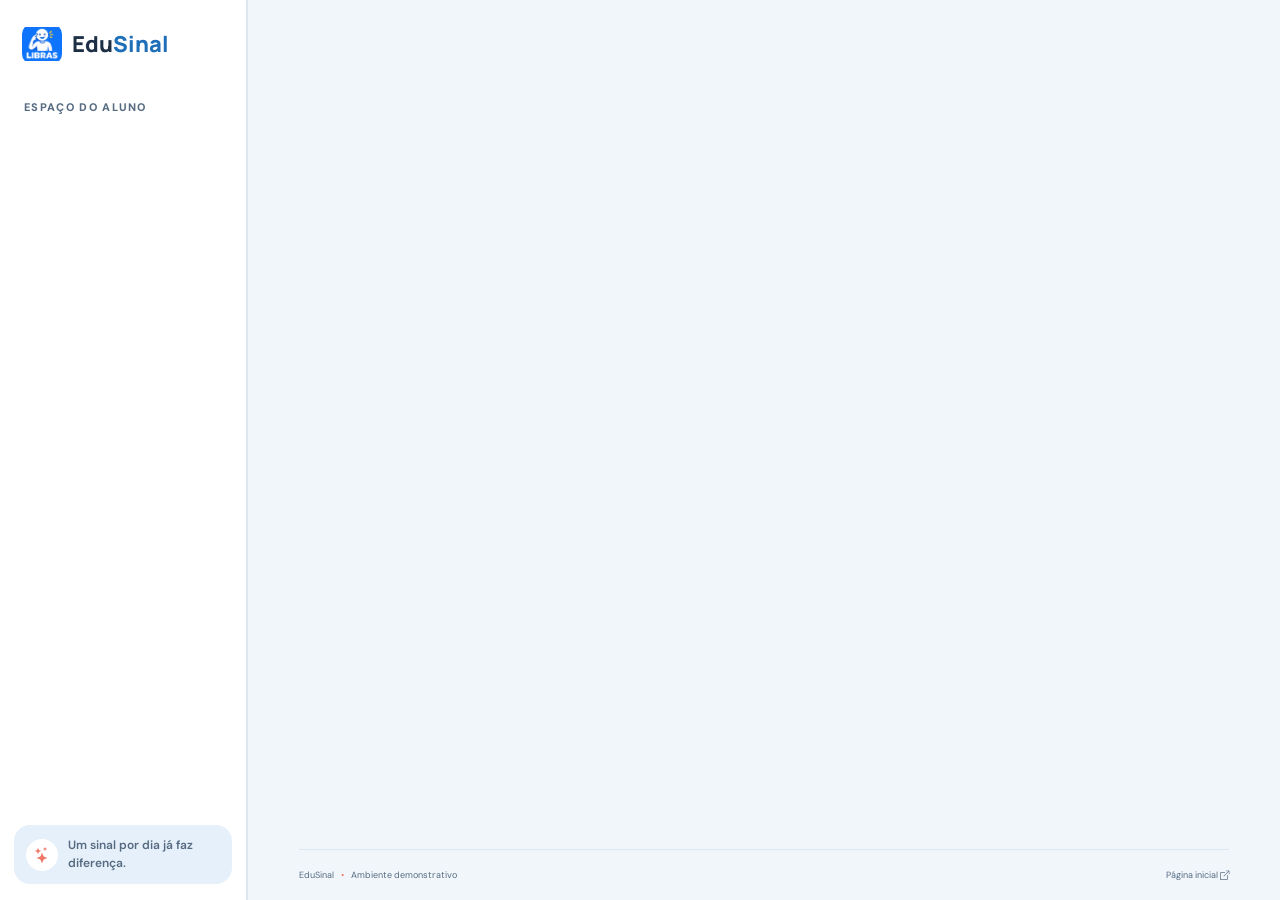
<file: index.html>
<!DOCTYPE html>
<html lang="pt-BR">
<head>
  <meta charset="UTF-8" />
  <meta http-equiv="refresh" content="0; url=frontend/app/prototipo/index.html" />
  <title>EduSinal | Aprender Libras</title>
</head>
<body>
  <p>Redirecionando para o EduSinal...</p>
</body>
</html>
</file>
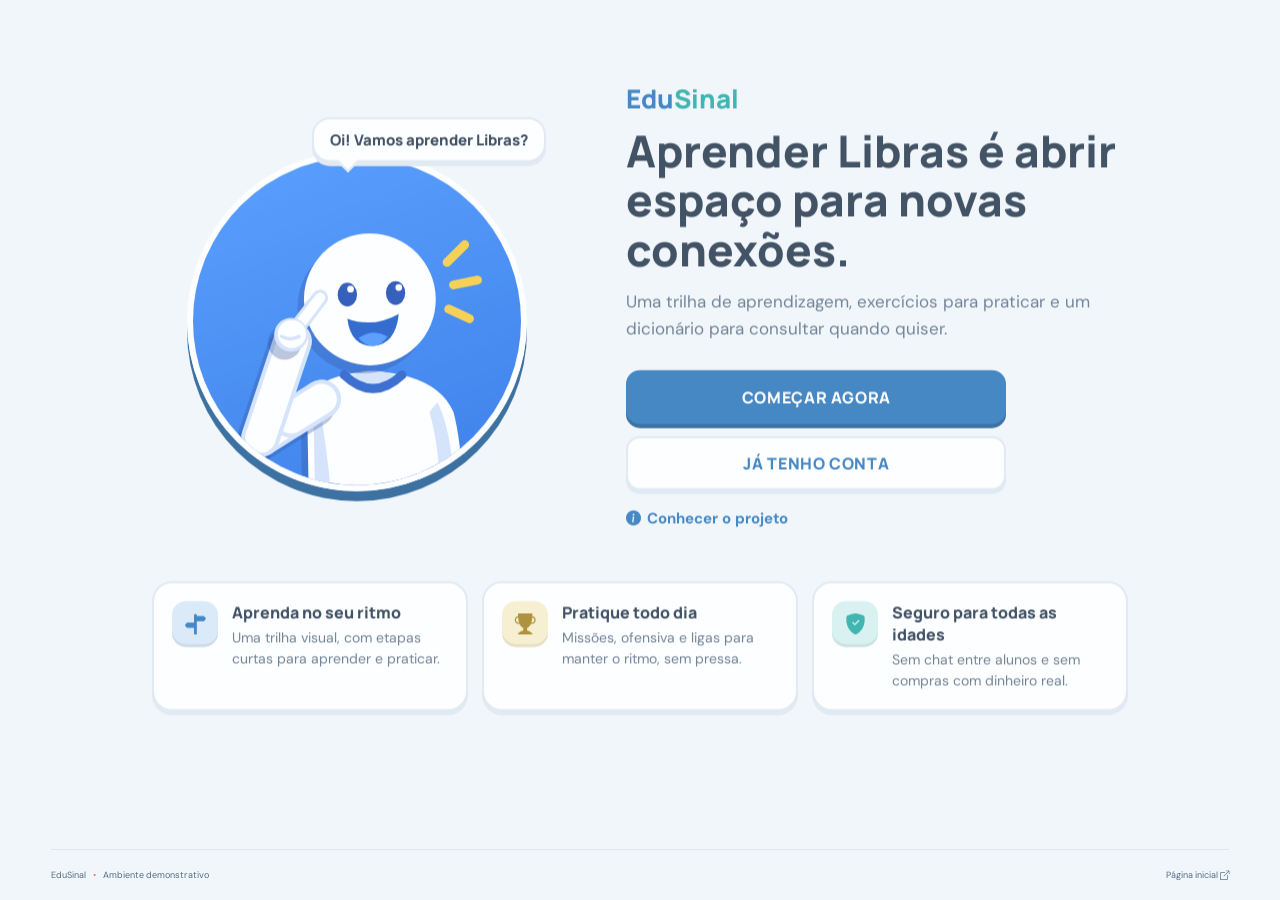
<file: frontend/index.html>
<!DOCTYPE html>
<html lang="pt-BR">
<head>
  <meta charset="UTF-8" />
  <!-- Página inicial quando o site é publicado a partir da pasta frontend (ex.: Vercel) -->
  <meta http-equiv="refresh" content="0; url=app/prototipo/index.html" />
  <title>EduSinal | Aprender Libras</title>
</head>
<body>
  <p>Abrindo o EduSinal… <a href="app/prototipo/index.html">Toque aqui se não abrir.</a></p>
</body>
</html>
</file>
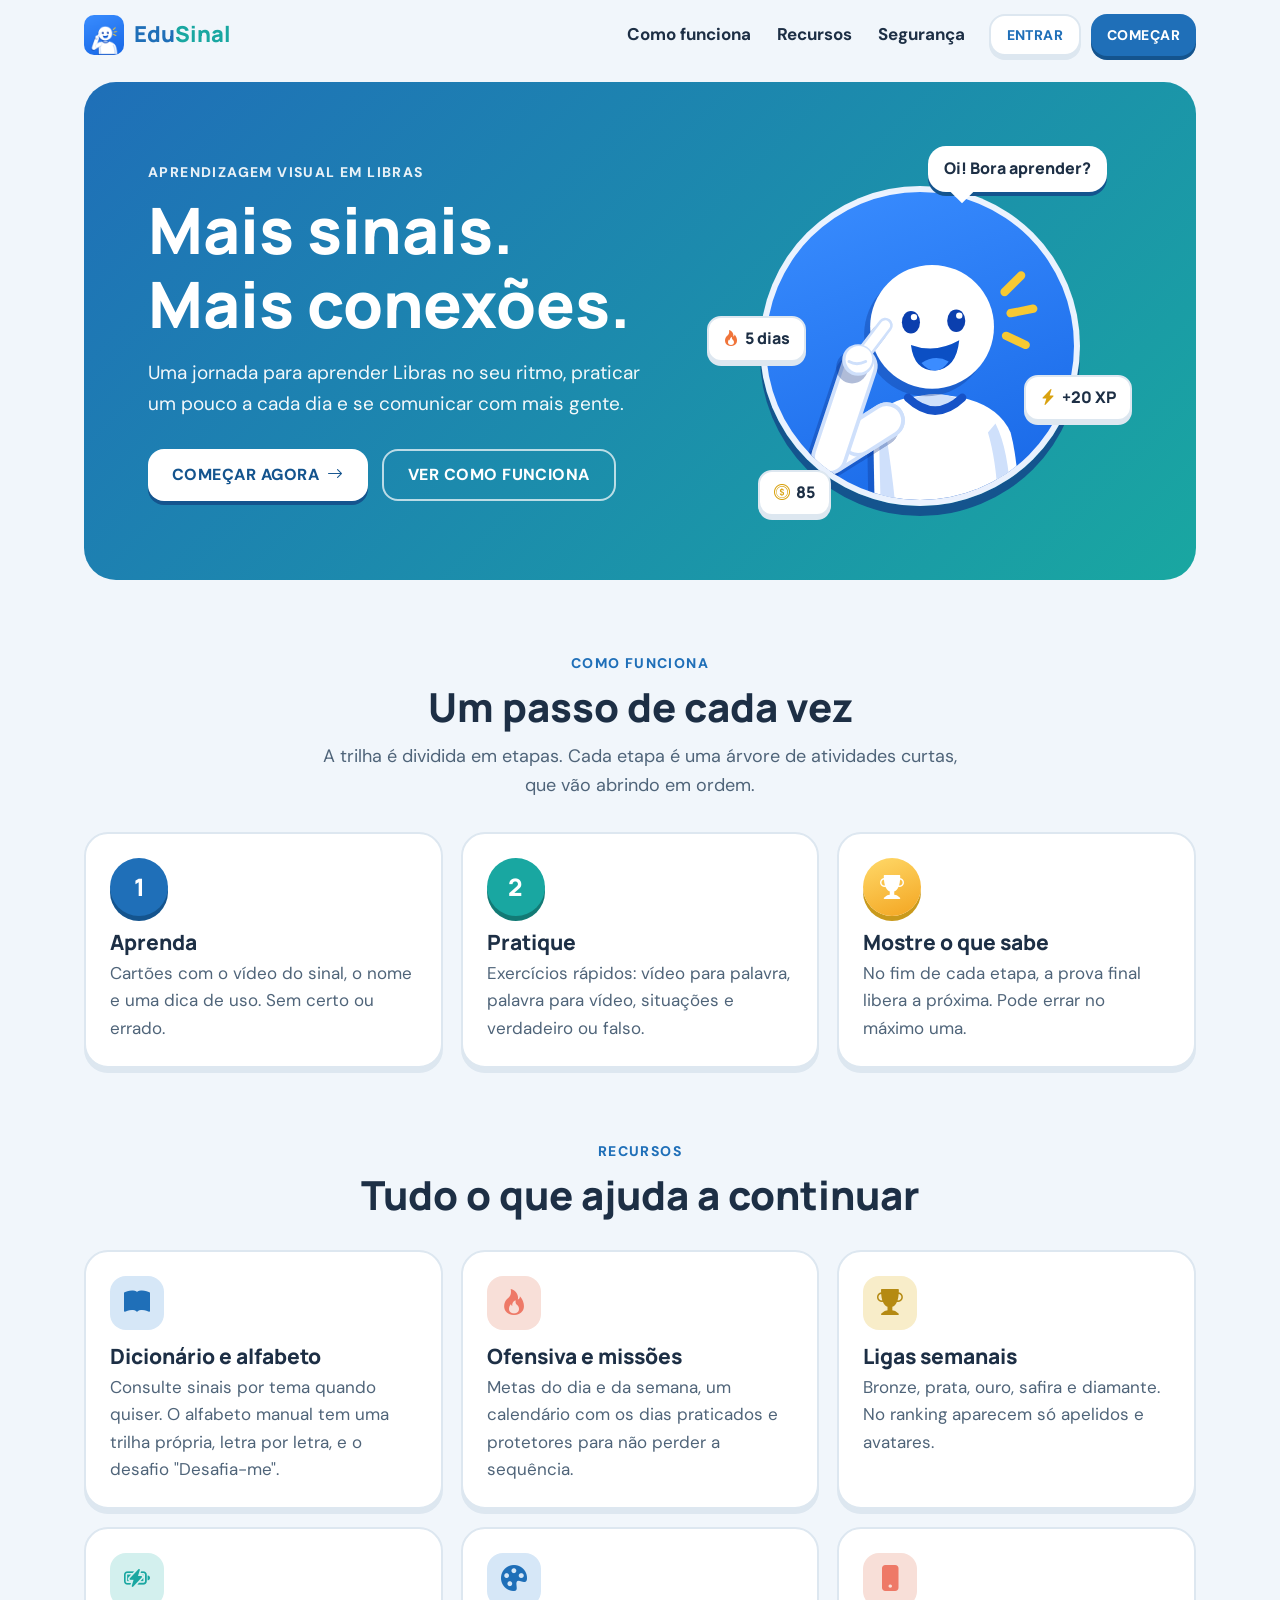
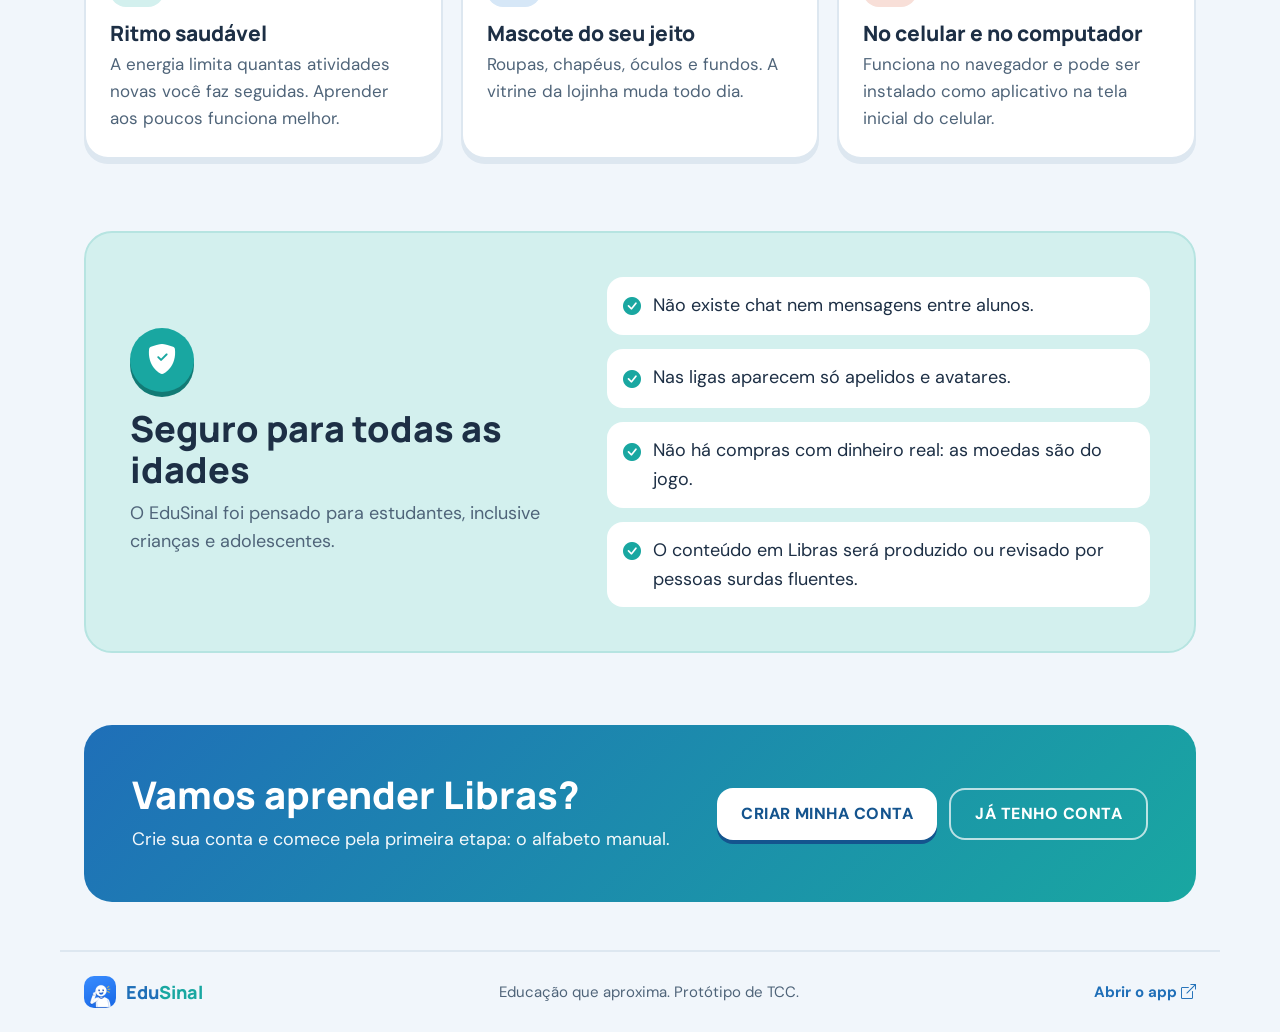
<file: frontend/landing/index.html>
<!DOCTYPE html>
<html lang="pt-BR">
<head>
  <meta charset="UTF-8" />
  <meta name="viewport" content="width=device-width, initial-scale=1.0" />
  <meta name="theme-color" content="#f1f6fb" />
  <meta name="description" content="Aprenda Libras com uma trilha visual, atividades curtas e um mascote para personalizar no EduSinal." />
  <title>EduSinal | Aprenda Libras para se conectar</title>
  <link rel="icon" href="../app/prototipo/icones/icone-192.png" type="image/png" />
  <link rel="preconnect" href="https://fonts.googleapis.com" />
  <link rel="preconnect" href="https://fonts.gstatic.com" crossorigin />
  <link href="https://fonts.googleapis.com/css2?family=DM+Sans:wght@400;500;600;700&family=Manrope:wght@600;700;800&display=swap" rel="stylesheet" />
  <link rel="stylesheet" href="../assets/vendor/bootstrap-icons/bootstrap-icons.min.css" />
  <link rel="stylesheet" href="landing.css?v=4" />
</head>
<body>
  <header class="site-header">
    <a class="brand" href="index.html" aria-label="EduSinal, início">
      <img src="../app/prototipo/icones/icone-192.png" alt="" width="40" height="40" />
      <span>Edu<span>Sinal</span></span>
    </a>
    <nav class="main-nav" aria-label="Navegação principal">
      <a href="#como-funciona">Como funciona</a>
      <a href="#recursos">Recursos</a>
      <a href="#seguranca">Segurança</a>
    </nav>
    <div class="header-actions">
      <a class="btn btn-outline btn-small" href="../app/prototipo/index.html?tela=login">Entrar</a>
      <a class="btn btn-primary btn-small" href="../app/prototipo/index.html?tela=cadastro">Começar</a>
    </div>
  </header>

  <main>
    <!-- Topo: faixa em degradê com o mascote animado (tocar nele faz ele cutucar a cabeça) -->
    <section class="hero" aria-labelledby="hero-title">
      <div class="hero-copy">
        <p class="kicker">APRENDIZAGEM VISUAL EM LIBRAS</p>
        <h1 id="hero-title">Mais sinais.<br />Mais conexões.</h1>
        <p class="hero-text">Uma jornada para aprender Libras no seu ritmo, praticar um pouco a cada dia e se comunicar com mais gente.</p>
        <div class="hero-actions">
          <a class="btn btn-light" href="../app/prototipo/index.html?tela=cadastro">Começar agora <i class="bi bi-arrow-right" aria-hidden="true"></i></a>
          <a class="btn btn-ghost" href="#como-funciona">Ver como funciona</a>
        </div>
      </div>
      <div class="hero-art">
        <span class="hero-bubble">Oi! Bora aprender?</span>
        <button class="hero-mascot" id="hero-mascot" type="button" aria-label="Mascote do EduSinal"></button>
        <span class="hero-chip chip-streak"><i class="bi bi-fire" aria-hidden="true"></i> 5 dias</span>
        <span class="hero-chip chip-xp"><i class="bi bi-lightning-charge-fill" aria-hidden="true"></i> +20 XP</span>
        <span class="hero-chip chip-coins"><i class="bi bi-coin" aria-hidden="true"></i> 85</span>
      </div>
    </section>

    <!-- Como funciona: os três passos de cada etapa -->
    <section class="section" id="como-funciona" aria-labelledby="steps-title">
      <div class="section-head">
        <p class="kicker kicker-dark">COMO FUNCIONA</p>
        <h2 id="steps-title">Um passo de cada vez</h2>
        <p>A trilha é dividida em etapas. Cada etapa é uma árvore de atividades curtas, que vão abrindo em ordem.</p>
      </div>
      <ol class="steps">
        <li class="step">
          <span class="step-medal medal-blue">1</span>
          <h3>Aprenda</h3>
          <p>Cartões com o vídeo do sinal, o nome e uma dica de uso. Sem certo ou errado.</p>
        </li>
        <li class="step">
          <span class="step-medal medal-teal">2</span>
          <h3>Pratique</h3>
          <p>Exercícios rápidos: vídeo para palavra, palavra para vídeo, situações e verdadeiro ou falso.</p>
        </li>
        <li class="step">
          <span class="step-medal medal-gold"><i class="bi bi-trophy-fill" aria-hidden="true"></i></span>
          <h3>Mostre o que sabe</h3>
          <p>No fim de cada etapa, a prova final libera a próxima. Pode errar no máximo uma.</p>
        </li>
      </ol>
    </section>

    <!-- Recursos: o que já existe no protótipo -->
    <section class="section" id="recursos" aria-labelledby="features-title">
      <div class="section-head">
        <p class="kicker kicker-dark">RECURSOS</p>
        <h2 id="features-title">Tudo o que ajuda a continuar</h2>
      </div>
      <div class="features">
        <article class="feature">
          <span class="feature-icon icon-blue"><i class="bi bi-book-fill" aria-hidden="true"></i></span>
          <h3>Dicionário e alfabeto</h3>
          <p>Consulte sinais por tema quando quiser. O alfabeto manual tem uma trilha própria, letra por letra, e o desafio "Desafia-me".</p>
        </article>
        <article class="feature">
          <span class="feature-icon icon-coral"><i class="bi bi-fire" aria-hidden="true"></i></span>
          <h3>Ofensiva e missões</h3>
          <p>Metas do dia e da semana, um calendário com os dias praticados e protetores para não perder a sequência.</p>
        </article>
        <article class="feature">
          <span class="feature-icon icon-gold"><i class="bi bi-trophy-fill" aria-hidden="true"></i></span>
          <h3>Ligas semanais</h3>
          <p>Bronze, prata, ouro, safira e diamante. No ranking aparecem só apelidos e avatares.</p>
        </article>
        <article class="feature">
          <span class="feature-icon icon-teal"><i class="bi bi-battery-charging" aria-hidden="true"></i></span>
          <h3>Ritmo saudável</h3>
          <p>A energia limita quantas atividades novas você faz seguidas. Aprender aos poucos funciona melhor.</p>
        </article>
        <article class="feature">
          <span class="feature-icon icon-blue"><i class="bi bi-palette-fill" aria-hidden="true"></i></span>
          <h3>Mascote do seu jeito</h3>
          <p>Roupas, chapéus, óculos e fundos. A vitrine da lojinha muda todo dia.</p>
        </article>
        <article class="feature">
          <span class="feature-icon icon-coral"><i class="bi bi-phone-fill" aria-hidden="true"></i></span>
          <h3>No celular e no computador</h3>
          <p>Funciona no navegador e pode ser instalado como aplicativo na tela inicial do celular.</p>
        </article>
      </div>
    </section>

    <!-- Segurança -->
    <section class="section" id="seguranca" aria-labelledby="safety-title">
      <div class="safety">
        <div class="safety-copy">
          <span class="safety-icon"><i class="bi bi-shield-fill-check" aria-hidden="true"></i></span>
          <h2 id="safety-title">Seguro para todas as idades</h2>
          <p>O EduSinal foi pensado para estudantes, inclusive crianças e adolescentes.</p>
        </div>
        <ul class="safety-list">
          <li><i class="bi bi-check-circle-fill" aria-hidden="true"></i> Não existe chat nem mensagens entre alunos.</li>
          <li><i class="bi bi-check-circle-fill" aria-hidden="true"></i> Nas ligas aparecem só apelidos e avatares.</li>
          <li><i class="bi bi-check-circle-fill" aria-hidden="true"></i> Não há compras com dinheiro real: as moedas são do jogo.</li>
          <li><i class="bi bi-check-circle-fill" aria-hidden="true"></i> O conteúdo em Libras será produzido ou revisado por pessoas surdas fluentes.</li>
        </ul>
      </div>
    </section>

    <!-- Chamada final -->
    <section class="closing" aria-labelledby="closing-title">
      <div>
        <h2 id="closing-title">Vamos aprender Libras?</h2>
        <p>Crie sua conta e comece pela primeira etapa: o alfabeto manual.</p>
      </div>
      <div class="closing-actions">
        <a class="btn btn-light" href="../app/prototipo/index.html?tela=cadastro">Criar minha conta</a>
        <a class="btn btn-ghost" href="../app/prototipo/index.html?tela=login">Já tenho conta</a>
      </div>
    </section>
  </main>

  <footer class="site-footer">
    <a class="brand" href="index.html"><img src="../app/prototipo/icones/icone-192.png" alt="" width="32" height="32" /><span>Edu<span>Sinal</span></span></a>
    <span>Educação que aproxima. Protótipo de TCC.</span>
    <a href="../app/prototipo/index.html">Abrir o app <i class="bi bi-box-arrow-up-right" aria-hidden="true"></i></a>
  </footer>

  <!-- O mascote é o mesmo desenho do app (em SVG), com a cutucada ao tocar -->
  <script>
    const state = { motion: "normal" };
    const escapeHtml = (text) => text;
  </script>
  <script src="../app/prototipo/js/telas-mascote.js"></script>
  <script src="../app/prototipo/js/mascote-desenho.js"></script>
  <script>
    const mascotButton = document.getElementById("hero-mascot");
    mascotButton.innerHTML = mascotSvg(DEFAULT_LOOK, "full", "", { animated: true });
    mascotButton.addEventListener("click", playMascotReaction);
  </script>
</body>
</html>
</file>
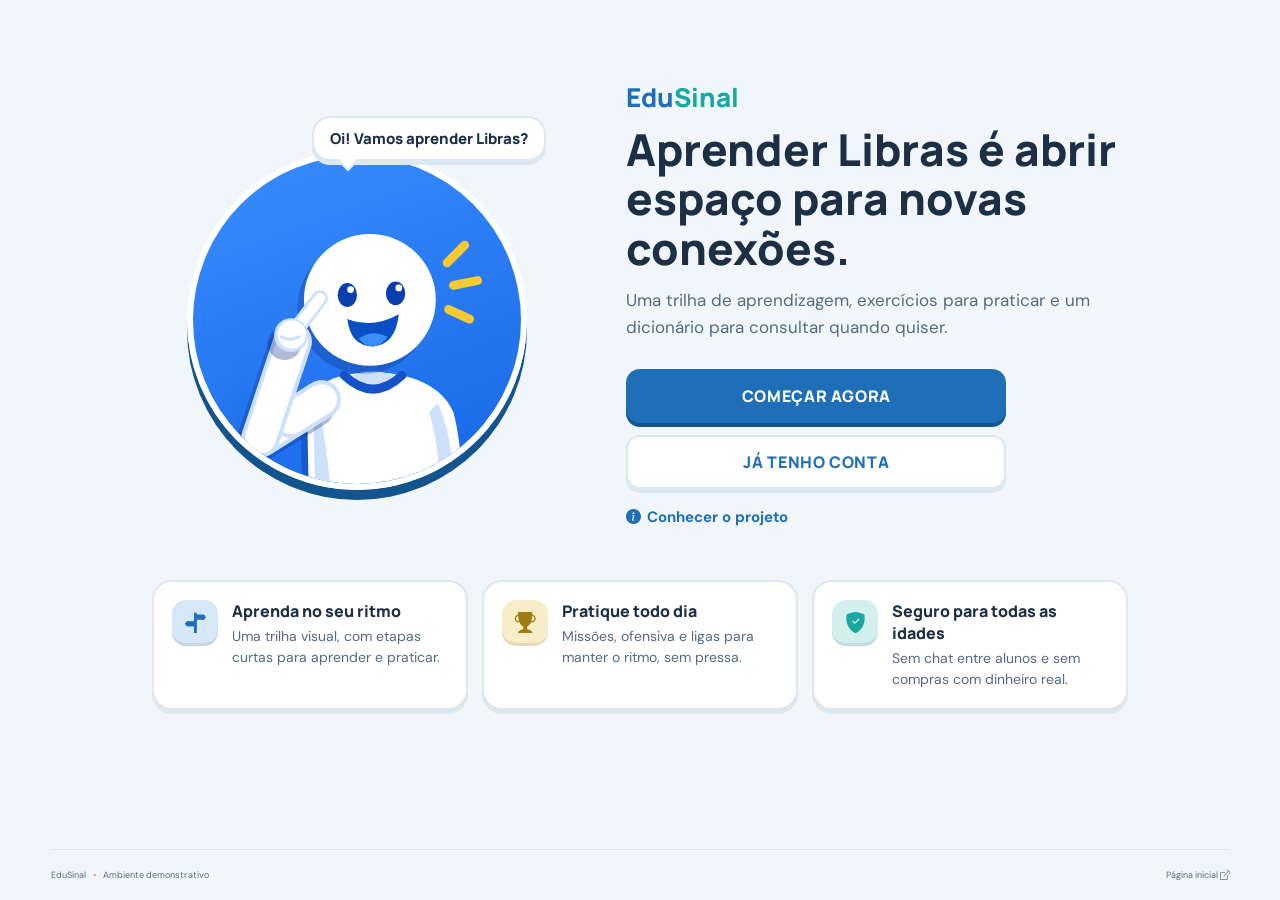
<file: frontend/app/prototipo/index.html>
<!DOCTYPE html>
<html lang="pt-BR">
<head>
  <meta charset="UTF-8" />
  <meta name="viewport" content="width=device-width, initial-scale=1.0, viewport-fit=cover" />
  <meta name="theme-color" content="#f1f6fb" media="(prefers-color-scheme: light)" />
  <meta name="theme-color" content="#0f1d2b" media="(prefers-color-scheme: dark)" />
  <!-- Permite instalar o protótipo na tela inicial do celular -->
  <link rel="manifest" href="manifest.webmanifest" />
  <link rel="icon" href="icones/icone-192.png" type="image/png" />
  <link rel="apple-touch-icon" href="icones/icone-180.png" />
  <meta name="apple-mobile-web-app-capable" content="yes" />
  <meta name="mobile-web-app-capable" content="yes" />
  <meta name="apple-mobile-web-app-title" content="EduSinal" />
  <meta name="apple-mobile-web-app-status-bar-style" content="default" />
  <title>EduSinal | Aprender Libras</title>
  <link rel="preconnect" href="https://fonts.googleapis.com" />
  <link rel="preconnect" href="https://fonts.gstatic.com" crossorigin />
  <link href="https://fonts.googleapis.com/css2?family=DM+Sans:wght@400;500;600;700&family=Manrope:wght@600;700;800&display=swap" rel="stylesheet" />
  <!-- Bootstrap e Bootstrap Icons ficam dentro do projeto: funcionam sem internet -->
  <link rel="stylesheet" href="../../assets/vendor/bootstrap/bootstrap.min.css" />
  <link rel="stylesheet" href="../../assets/vendor/bootstrap-icons/bootstrap-icons.min.css" />
  <!-- O nosso CSS vem depois, para as cores e o visual do EduSinal valerem.
       A ORDEM IMPORTA: quando duas regras brigam, ganha a do arquivo que vem
       depois. base.css (cores e peças comuns) sempre primeiro. -->
  <link rel="stylesheet" href="css/base.css?v=118" />
  <link rel="stylesheet" href="css/home.css?v=118" />
  <link rel="stylesheet" href="css/atividade.css?v=118" />
  <link rel="stylesheet" href="css/abas.css?v=118" />
  <link rel="stylesheet" href="css/mascote.css?v=118" />
  <link rel="stylesheet" href="css/celular.css?v=118" />
  <link rel="stylesheet" href="css/bootstrap.css?v=118" />
  <link rel="stylesheet" href="css/arvore.css?v=118" />
  <link rel="stylesheet" href="css/configuracoes.css?v=118" />
  <link rel="stylesheet" href="css/perfil.css?v=118" />
  <link rel="stylesheet" href="css/boas-vindas.css?v=118" />
  <link rel="stylesheet" href="css/cadastro.css?v=118" />
</head>
<body>
  <a class="skip-link" href="#screen-root">Pular para o conteúdo</a>
  <div class="app-shell">
    <aside class="sidebar" id="sidebar">
      <a class="brand" href="#trilha" data-screen="trail" aria-label="EduSinal, trilha">
        <img src="../../assets/images/Mascote%20Libras%20em%20Azul%20vibrante.png" alt="" />
        <span>Edu<span class="brand-accent">Sinal</span></span>
      </a>
      <p class="sidebar-label" id="sidebar-label">ESPAÇO DO ALUNO</p>
      <nav class="side-nav" id="side-nav" aria-label="Navegação principal"></nav>
      <div class="sidebar-bottom">
        <div class="sidebar-note"><i class="bi bi-stars sidebar-note-mark" aria-hidden="true"></i><span>Um sinal por dia já faz diferença.</span></div>
      </div>
    </aside>

    <div class="workspace">
      <h1 class="screen-title-sr" id="screen-heading">Minha trilha</h1>
      <!-- Barra de cima, só no celular: ofensiva, moedas (abre a lojinha), vidas e configurações -->
      <header class="mobile-topbar">
        <button class="mobile-avatar" id="mobile-avatar" type="button" data-screen="profile" aria-label="Seu perfil"></button>
        <button class="mobile-brand" type="button" data-screen="trail" aria-label="EduSinal, ir para a Home"><span>Edu<span class="brand-accent">Sinal</span></span></button>
        <div class="mobile-stats" id="mobile-stats"></div>
        <button class="settings-button" id="settings-button" type="button" data-screen="more" aria-label="Configurações"><i class="bi bi-gear-fill" aria-hidden="true"></i></button>
      </header>
      <main class="screen-root" id="screen-root" tabindex="-1"></main>
      <footer class="app-footer"><span>EduSinal <span class="footer-dot">•</span> Ambiente demonstrativo</span><a href="../../landing/index.html?v=2">Página inicial <i class="bi bi-box-arrow-up-right" aria-hidden="true"></i></a></footer>
    </div>

    <!-- Barra de baixo, só no celular: as abas principais -->
    <nav class="bottom-nav" id="bottom-nav" aria-label="Abas principais"></nav>
  </div>

  <!-- Avisos rápidos (Toast do Bootstrap) -->
  <div class="toast-container app-toast-area">
    <div class="toast app-toast" id="toast" role="status" aria-live="polite" aria-atomic="true" data-bs-delay="3200">
      <div class="d-flex align-items-center">
        <div class="toast-body" id="toast-text"></div>
        <button type="button" class="btn-close btn-close-white me-2 m-auto" data-bs-dismiss="toast" aria-label="Fechar aviso"></button>
      </div>
    </div>
  </div>

  <!-- Janela de confirmação (Modal do Bootstrap), usada antes de apagar progresso -->
  <div class="modal fade" id="streak-modal" tabindex="-1" aria-labelledby="streak-title" aria-hidden="true">
    <div class="modal-dialog modal-dialog-centered">
      <div class="modal-content streak-modal-content">
        <button type="button" class="btn-close btn-close-white streak-close" data-bs-dismiss="modal" aria-label="Fechar"></button>
        <div id="streak-body"></div>
      </div>
    </div>
  </div>

  <div class="modal fade" id="confirm-modal" tabindex="-1" aria-labelledby="confirm-title" aria-hidden="true">
    <div class="modal-dialog modal-dialog-centered">
      <div class="modal-content">
        <div class="modal-header">
          <h2 class="modal-title" id="confirm-title">Tem certeza?</h2>
          <button type="button" class="btn-close" data-bs-dismiss="modal" aria-label="Fechar"></button>
        </div>
        <div class="modal-body" id="confirm-text"></div>
        <div class="modal-footer">
          <button type="button" class="button button-outline" data-bs-dismiss="modal">Cancelar</button>
          <button type="button" class="button button-danger" id="confirm-ok">Confirmar</button>
        </div>
      </div>
    </div>
  </div>

  <script src="../../assets/vendor/bootstrap/bootstrap.bundle.min.js" defer></script>
  <script src="js/estado.js?v=118" defer></script>
  <script src="js/mascote-desenho.js?v=118" defer></script>
  <script src="js/conteudo.js?v=118" defer></script>
  <script src="js/telas-trilha.js?v=118" defer></script>
  <script src="js/licao.js?v=118" defer></script>
  <script src="js/telas-dicionario.js?v=118" defer></script>
  <script src="js/telas-ligas.js?v=118" defer></script>
  <script src="js/telas-missoes.js?v=118" defer></script>
  <script src="js/telas-lojinha.js?v=118" defer></script>
  <script src="js/telas-perfil.js?v=118" defer></script>
  <script src="js/telas-mascote.js?v=118" defer></script>
  <script src="js/telas-conta.js?v=118" defer></script>
  <script src="js/calendario.js?v=118" defer></script>
  <script src="js/app.js?v=118" defer></script>
</body>
</html>
</file>
<file: frontend/landing/landing.css>
/* PÁGINA "CONHEÇA O PROJETO" (landing)
   Mesmo visual do app: degradê azul → turquesa, cartões e botões "3D"
   (com uma sombra sólida embaixo). Texto base de 17px para ler com conforto. */

:root {
  --bg: #f1f6fb;
  --surface: #ffffff;
  --surface-soft: #e6f0fa;
  --text: #1d2f45;
  --muted: #4f6479;
  --line: #dde7f0;
  --primary: #1f6fb8;
  --primary-soft: #d6e7f7;
  --coral: #ee7967;
  --coral-soft: #f8dfd8;
  --yellow: #edc653;
  --yellow-soft: #f8edc9;
  --accent: #19a7a1;
  --accent-soft: #d3f0ee;
  --hero-from: #1f6fb8;
  --hero-to: #19a7a1;
  --hero-shadow: #14548e;
}

* { box-sizing: border-box; }

html { scroll-behavior: smooth; }

body {
  margin: 0;
  background: var(--bg);
  color: var(--text);
  font-family: "DM Sans", sans-serif;
  font-size: 17px;
  line-height: 1.6;
  -webkit-font-smoothing: antialiased;
}

h1, h2, h3 { font-family: "Manrope", sans-serif; font-weight: 800; line-height: 1.15; }

a { color: var(--primary); }

/* ----- Botões 3D ----- */
.btn {
  min-height: 52px;
  display: inline-flex;
  align-items: center;
  justify-content: center;
  gap: 8px;
  padding: 0 24px;
  border: 0;
  border-radius: 16px;
  font-weight: 800;
  font-size: 16px;
  letter-spacing: 0.03em;
  text-decoration: none;
  text-transform: uppercase;
  transition: transform 80ms ease, box-shadow 80ms ease;
}
.btn:active { transform: translateY(4px); box-shadow: 0 0 0 transparent; }
.btn-primary { background: var(--hero-from); box-shadow: 0 4px 0 var(--hero-shadow); color: #ffffff; }
.btn-outline { border: 2px solid var(--line); background: var(--surface); box-shadow: 0 4px 0 var(--line); color: var(--primary); }
.btn-light { background: #ffffff; box-shadow: 0 4px 0 var(--hero-shadow); color: var(--hero-shadow); }
.btn-ghost { border: 2px solid rgba(255, 255, 255, 0.7); color: #ffffff; }
.btn-small { min-height: 42px; padding: 0 16px; font-size: 14px; }

/* ----- Cabeçalho ----- */
.site-header {
  position: sticky;
  top: 0;
  z-index: 10;
  display: flex;
  align-items: center;
  gap: 24px;
  max-width: 1160px;
  margin: 0 auto;
  padding: 14px 24px;
  background: color-mix(in srgb, var(--bg) 92%, transparent);
  -webkit-backdrop-filter: blur(10px);
  backdrop-filter: blur(10px);
}
.brand { display: inline-flex; align-items: center; gap: 10px; color: var(--primary); font-family: "Manrope", sans-serif; font-size: 22px; font-weight: 800; text-decoration: none; }
.brand img { border-radius: 10px; }
.brand > span > span { color: var(--accent); }
.main-nav { display: flex; gap: 26px; margin-left: auto; }
.main-nav a { color: var(--text); font-weight: 700; text-decoration: none; }
.main-nav a:hover { color: var(--primary); }
.header-actions { display: flex; gap: 10px; }

main { max-width: 1160px; margin: 0 auto; padding: 0 24px; }

/* ----- Topo em degradê ----- */
.hero {
  display: grid;
  grid-template-columns: minmax(0, 1.1fr) minmax(280px, 0.9fr);
  align-items: center;
  gap: 40px;
  margin-top: 12px;
  padding: clamp(32px, 5vw, 64px);
  border-radius: 32px;
  background: linear-gradient(135deg, var(--hero-from) 0%, var(--hero-to) 100%);
  color: #ffffff;
}
.kicker { margin: 0 0 10px; font-size: 14px; font-weight: 800; letter-spacing: 0.1em; opacity: 0.9; }
.kicker-dark { color: var(--primary); opacity: 1; }
.hero h1 { margin: 0; font-size: clamp(40px, 5.4vw, 64px); }
.hero-text { max-width: 520px; margin: 18px 0 0; font-size: 19px; opacity: 0.95; }
.hero-actions { display: flex; flex-wrap: wrap; gap: 14px; margin-top: 30px; }

.hero-art { position: relative; display: grid; justify-items: center; padding: 40px 0 10px; }
.hero-mascot {
  width: min(320px, 100%);
  aspect-ratio: 1;
  display: block;
  overflow: hidden;
  padding: 0;
  border: 6px solid rgba(255, 255, 255, 0.9);
  border-radius: 50%;
  background: linear-gradient(160deg, #3a8dff 0%, #1767e6 100%);
  box-shadow: 0 10px 0 var(--hero-shadow);
  cursor: pointer;
}
.hero-mascot .mascot-svg { display: block; width: 100%; height: 100%; margin-top: 6%; }
.hero-bubble {
  position: absolute;
  top: 0;
  right: 6%;
  z-index: 1;
  padding: 10px 16px;
  border-radius: 18px;
  background: #ffffff;
  box-shadow: 0 4px 0 var(--hero-shadow);
  color: var(--text);
  font-family: "Manrope", sans-serif;
  font-size: 16px;
  font-weight: 800;
}
.hero-bubble::after { content: ""; position: absolute; bottom: -8px; left: 26px; width: 16px; height: 16px; background: #ffffff; transform: rotate(45deg); }
/* "Fichinhas" 3D em volta do mascote, como as da barra do app */
.hero-chip {
  position: absolute;
  display: inline-flex;
  align-items: center;
  gap: 6px;
  padding: 8px 14px;
  border: 2px solid var(--line);
  border-radius: 14px;
  background: #ffffff;
  box-shadow: 0 4px 0 var(--line);
  color: var(--text);
  font-family: "Manrope", sans-serif;
  font-size: 16px;
  font-weight: 800;
}
.chip-streak { left: 0; top: 46%; }
.chip-streak .bi { color: #f0743a; }
.chip-xp { right: 0; top: 62%; }
.chip-xp .bi { color: #d9a20f; }
.chip-coins { left: 12%; bottom: 0; }
.chip-coins .bi { color: #d9a20f; }

/* ----- Seções ----- */
.section { padding: 72px 0 0; scroll-margin-top: 80px; }
.section-head { max-width: 640px; margin: 0 auto 32px; text-align: center; }
.section-head h2 { margin: 0; font-size: clamp(30px, 3.6vw, 40px); }
.section-head p:not(.kicker) { margin: 12px 0 0; color: var(--muted); font-size: 18px; }

/* Passos: três cartões com medalhas numeradas */
.steps { display: grid; grid-template-columns: repeat(3, minmax(0, 1fr)); gap: 18px; margin: 0; padding: 0; list-style: none; }
.step, .feature {
  padding: 24px;
  border: 2px solid var(--line);
  border-radius: 24px;
  background: var(--surface);
  box-shadow: 0 5px 0 var(--line);
}
.step h3, .feature h3 { margin: 14px 0 6px; font-size: 21px; }
.step p, .feature p { margin: 0; color: var(--muted); }
.step-medal {
  width: 58px;
  height: 58px;
  display: grid;
  place-items: center;
  border-radius: 50%;
  color: #ffffff;
  font-family: "Manrope", sans-serif;
  font-size: 24px;
  font-weight: 800;
}
.medal-blue { background: var(--hero-from); box-shadow: 0 5px 0 var(--hero-shadow); }
.medal-teal { background: var(--accent); box-shadow: 0 5px 0 #127a75; }
.medal-gold { background: linear-gradient(160deg, #ffd969 0%, #f3a521 100%); box-shadow: 0 5px 0 #c99a1c; }

/* Recursos */
.features { display: grid; grid-template-columns: repeat(3, minmax(0, 1fr)); gap: 18px; }
.feature-icon { width: 54px; height: 54px; display: grid; place-items: center; border-radius: 16px; font-size: 26px; }
.icon-blue { background: var(--primary-soft); color: var(--primary); }
.icon-coral { background: var(--coral-soft); color: var(--coral); }
.icon-gold { background: var(--yellow-soft); color: #b58a12; }
.icon-teal { background: var(--accent-soft); color: var(--accent); }

/* Segurança */
.safety {
  display: grid;
  grid-template-columns: minmax(0, 0.9fr) minmax(0, 1.1fr);
  align-items: center;
  gap: 32px;
  padding: clamp(24px, 4vw, 44px);
  border: 2px solid #b6e4e1;
  border-radius: 28px;
  background: var(--accent-soft);
}
.safety-icon { width: 64px; height: 64px; display: grid; place-items: center; border-radius: 50%; background: var(--accent); box-shadow: 0 5px 0 #127a75; color: #ffffff; font-size: 30px; }
.safety h2 { margin: 16px 0 8px; font-size: clamp(28px, 3.2vw, 36px); }
.safety-copy p { margin: 0; color: var(--muted); font-size: 18px; }
.safety-list { display: grid; gap: 14px; margin: 0; padding: 0; list-style: none; font-size: 18px; }
.safety-list li { display: flex; gap: 12px; padding: 14px 16px; border-radius: 16px; background: var(--surface); }
.safety-list .bi { flex: none; margin-top: 2px; color: var(--accent); }

/* Chamada final */
.closing {
  display: flex;
  flex-wrap: wrap;
  align-items: center;
  justify-content: space-between;
  gap: 24px;
  margin: 72px 0 0;
  padding: clamp(28px, 4vw, 48px);
  border-radius: 28px;
  background: linear-gradient(135deg, var(--hero-from) 0%, var(--hero-to) 100%);
  color: #ffffff;
}
.closing h2 { margin: 0; font-size: clamp(28px, 3.4vw, 38px); }
.closing p { margin: 8px 0 0; font-size: 18px; opacity: 0.95; }
.closing-actions { display: flex; flex-wrap: wrap; gap: 12px; }

/* Rodapé */
.site-footer {
  display: flex;
  flex-wrap: wrap;
  align-items: center;
  justify-content: space-between;
  gap: 14px;
  max-width: 1160px;
  margin: 48px auto 0;
  padding: 24px;
  border-top: 2px solid var(--line);
  color: var(--muted);
  font-size: 15px;
}
.site-footer .brand { font-size: 18px; }
.site-footer > a:last-child { font-weight: 700; text-decoration: none; }

/* ----- Tablet ----- */
@media (max-width: 980px) {
  .main-nav { display: none; }
  .header-actions { margin-left: auto; }
  .features { grid-template-columns: repeat(2, minmax(0, 1fr)); }
}

/* ----- Celular ----- */
@media (max-width: 760px) {
  .site-header { padding: 12px 16px; gap: 12px; }
  .brand { font-size: 20px; }
  .brand img { width: 34px; height: 34px; }
  main { padding: 0 16px; }
  .hero { grid-template-columns: minmax(0, 1fr); gap: 24px; padding: 28px 22px 32px; border-radius: 26px; text-align: center; }
  .hero-text { margin-inline: auto; font-size: 18px; }
  .hero-actions { display: grid; }
  .hero-actions .btn { width: 100%; }
  .hero-art { order: -1; padding-top: 48px; }
  .hero-mascot { width: min(230px, 64vw); border-width: 5px; box-shadow: 0 7px 0 var(--hero-shadow); }
  .hero-bubble { right: 50%; transform: translateX(50%); white-space: nowrap; font-size: 15px; }
  .hero-bubble::after { left: calc(50% - 8px); }
  .hero-chip { font-size: 14px; padding: 6px 10px; }
  .chip-streak { top: 52%; }
  .chip-xp { top: 70%; }
  .chip-coins { left: 4%; }
  .section { padding-top: 56px; }
  .steps, .features { grid-template-columns: minmax(0, 1fr); gap: 14px; }
  .step, .feature { padding: 20px; }
  .safety { grid-template-columns: minmax(0, 1fr); }
  .closing { flex-direction: column; align-items: stretch; text-align: center; }
  .closing-actions { display: grid; }
  .closing-actions .btn { width: 100%; }
  .site-footer { flex-direction: column; text-align: center; }
}

@media (max-width: 380px) {
  .header-actions .btn-outline { display: none; } /* em telas bem estreitas fica só o "Começar" */
  .btn { padding: 0 14px; font-size: 15px; letter-spacing: 0.01em; }
}

@media (prefers-reduced-motion: reduce) {
  html { scroll-behavior: auto; }
  .btn { transition: none; }
}
</file>
<file: frontend/app/prototipo/css/base.css>
/* Base: cores (tema claro e escuro), textos, botões, menu lateral e o
   esqueleto das telas. Carrega primeiro: os outros arquivos usam as cores daqui.
   (A ordem dos arquivos no index.html importa: veja o comentário lá.) */

:root {
  color-scheme: light;
  /* Paleta da identidade visual: azul, turquesa e branco (coral e amarelo só em detalhes). */
  --bg: #f1f6fb;
  --surface: #ffffff;
  --surface-soft: #e6f0fa;
  --surface-alt: #f6f9fc;
  --text: #1d2f45;
  --muted: #566b81;
  --line: #dde7f0;
  --primary: #1f6fb8;
  --primary-strong: #14548e;
  --primary-soft: #d6e7f7;
  --coral: #ee7967;
  --coral-soft: #f8dfd8;
  --yellow: #edc653;
  --yellow-soft: #f8edc9;
  --accent: #19a7a1;
  --accent-soft: #d3f0ee;
  --banner: #dcebf8;
  --hero-from: #1f6fb8;  /* destaque colorido da Home (degradê azul → turquesa) */
  --hero-to: #19a7a1;
  --hero-shadow: #14548e; /* "sombra 3D" embaixo dos botões e bolinhas */
  --done-shadow: #127a75;
  --warm: #f1e8da;
  --shadow: 0 18px 50px rgba(24, 52, 86, 0.12);
}

* {
  box-sizing: border-box;
}

html {
  min-width: 320px;
  scroll-behavior: smooth;
}

body {
  min-width: 320px;
  min-height: 100vh;
  margin: 0;
  background: var(--bg);
  color: var(--text);
  font-family: "DM Sans", sans-serif;
  line-height: normal;
  -webkit-font-smoothing: antialiased;
}

button,
input,
select,
textarea {
  font: inherit;
}

button {
  color: inherit;
}

button:disabled {
  cursor: not-allowed;
}

button:focus-visible,
a:focus-visible,
input:focus-visible,
select:focus-visible,
textarea:focus-visible {
  outline: 3px solid var(--coral);
  outline-offset: 3px;
}

a {
  color: inherit;
  text-decoration: none;
}

[hidden] {
  display: none !important;
}

.skip-link {
  position: fixed;
  z-index: 20;
  top: 10px;
  left: 10px;
  padding: 10px 14px;
  transform: translateY(-150%);
  border-radius: 5px;
  background: var(--text);
  color: var(--surface);
}

.skip-link:focus {
  transform: translateY(0);
}

.app-shell {
  min-height: 100vh;
  display: grid;
  grid-template-columns: 248px minmax(0, 1fr);
  background: var(--bg);
  color: var(--text);
}

/* ----- Menu lateral (computador) -----
   Item ativo: "pílula" com o degradê azul → turquesa do EduSinal. */
.sidebar {
  position: sticky;
  top: 0;
  height: 100vh;
  display: flex;
  flex-direction: column;
  padding: 22px 14px 16px;
  border-right: 2px solid var(--line);
  background: var(--surface);
}

.brand {
  display: inline-flex;
  width: fit-content;
  align-items: center;
  gap: 10px;
  padding: 2px 8px;
  font-family: "Manrope", sans-serif;
  font-size: 22px;
  font-weight: 800;
}
.brand img { width: 40px; height: 40px; border-radius: 10px; object-fit: contain; }
.brand-accent { color: var(--primary); }

.sidebar-label {
  margin: 34px 10px 10px;
  color: var(--muted);
  font-size: 11px;
  font-weight: 800;
  letter-spacing: 0.12em;
}

.side-nav { display: grid; gap: 6px; }

.nav-item {
  position: relative;
  min-height: 52px;
  display: flex;
  align-items: center;
  gap: 12px;
  padding: 0 10px;
  border: 2px solid transparent;
  border-radius: 16px;
  background: transparent;
  color: var(--muted);
  cursor: pointer;
  font: inherit;
  font-size: 15px;
  font-weight: 700;
  text-align: left;
  transition: background-color 150ms ease, color 150ms ease;
}
.nav-item:hover { background: var(--surface-soft); color: var(--text); }
.nav-item:active { transform: translateY(2px); }
.nav-item.is-active {
  background: linear-gradient(135deg, var(--hero-from) 0%, var(--hero-to) 100%);
  box-shadow: 0 4px 0 var(--hero-shadow);
  color: #ffffff;
}

.nav-icon {
  width: 34px;
  height: 34px;
  flex: 0 0 auto;
  display: inline-grid;
  place-items: center;
  overflow: hidden;
  border-radius: 11px;
  font-size: 17px;
  line-height: 1;
}

/* ----- Ícones do EduSinal -----
   1. Ícone de COISA (área, item, conquista) é cheio ("-fill"); ícone de AÇÃO
      (setas, lupa, fechar, conferir) é de traço.
   2. Cada área tem uma cor, a mesma em todo lugar: Home azul, Dicionário
      turquesa, Ligas e Lojinha amarelo, Missões coral, Configurações cinza.
      As classes .tone-... só escolhem a cor; quem usa decide onde ela entra.
   3. O ícone fica num "chip" com o fundo clarinho da cor e uma sombrinha
      embaixo, em 3D, como os botões. */
.tone-blue { --tone: var(--primary); --tone-soft: var(--primary-soft); }
.tone-teal { --tone: var(--accent); --tone-soft: var(--accent-soft); }
.tone-yellow { --tone: #a07c14; --tone-soft: var(--yellow-soft); }
.tone-coral { --tone: var(--coral); --tone-soft: var(--coral-soft); }
.tone-gray { --tone: var(--muted); --tone-soft: var(--surface-soft); }
:root[data-theme="dark"] .tone-yellow { --tone: var(--yellow); } /* no escuro, amarelo vivo para ler bem */

.nav-icon,
.settings-row-icon,
.profile-tile-icon,
.welcome-point-icon,
.mission-mark,
.home-quest-icon {
  background: var(--tone-soft, var(--primary-soft));
  color: var(--tone, var(--primary));
}
.nav-icon,
.settings-row-icon,
.profile-tile-icon,
.welcome-point-icon,
.mission-mark,
.home-quest-icon,
.shop-card-icon { box-shadow: inset 0 -3px 0 rgba(0, 0, 0, 0.08); }
:root[data-theme="dark"] :is(.nav-icon, .settings-row-icon, .profile-tile-icon, .welcome-point-icon, .mission-mark, .home-quest-icon, .shop-card-icon) { box-shadow: inset 0 -3px 0 rgba(0, 0, 0, 0.28); }

.nav-item.is-active .nav-icon { background: rgba(255, 255, 255, 0.2); color: #ffffff; }
/* Perfil: o rosto do mascote do aluno no lugar do ícone */
.nav-icon.is-avatar .mascot-svg { width: 100%; height: 100%; }
.nav-item.is-active .nav-icon.is-avatar { box-shadow: 0 0 0 2px rgba(255, 255, 255, 0.7); }
.nav-badge {
  min-width: 22px;
  height: 22px;
  display: grid;
  place-items: center;
  margin-left: auto;
  padding: 0 6px;
  border-radius: 11px;
  background: var(--coral);
  color: #ffffff;
  font-size: 12px;
  font-weight: 800;
}

.sidebar-bottom { display: grid; gap: 12px; margin-top: auto; }
.sidebar-note {
  display: flex;
  align-items: center;
  gap: 10px;
  padding: 12px;
  border-radius: 16px;
  background: var(--surface-soft);
  color: var(--muted);
  font-size: 12px;
  font-weight: 600;
  line-height: 1.45;
}
.sidebar-note .sidebar-note-mark { /* mais específico que a regra geral .bi, que desfazia o centro */
  width: 32px;
  height: 32px;
  flex: none;
  display: grid;
  place-items: center;
  border-radius: 50%;
  background: var(--surface);
  color: var(--coral);
  font-size: 16px;
  line-height: 1;
}

.workspace {
  min-width: 0;
  display: flex;
  flex-direction: column;
}

.screen-title-sr {
  position: absolute;
  width: 1px;
  height: 1px;
  padding: 0;
  overflow: hidden;
  clip: rect(0, 0, 0, 0);
  white-space: nowrap;
  clip-path: inset(50%);
}

.settings-button {
  display: none;
  width: 38px;
  height: 38px;
  align-items: center;
  justify-content: center;
  border: 1px solid var(--line);
  border-radius: 5px;
  background: var(--surface);
  cursor: pointer;
}

.screen-root {
  width: min(1180px, 100%);
  flex: 1;
  margin: 0 auto;
  padding: 34px clamp(22px, 4vw, 58px) 30px;
  animation: screen-in 260ms ease-out both;
}

.screen-root:focus {
  outline: none;
}

.app-shell[data-current-screen="intro"],
.app-shell[data-current-screen="login"],
.app-shell[data-current-screen="signup"] {
  grid-template-columns: minmax(0, 1fr);
}

.app-shell[data-current-screen="intro"] .sidebar,
.app-shell[data-current-screen="login"] .sidebar,
.app-shell[data-current-screen="signup"] .sidebar {
  display: none;
}

.app-shell[data-current-screen="intro"] .settings-button,
.app-shell[data-current-screen="login"] .settings-button,
.app-shell[data-current-screen="signup"] .settings-button {
  display: none;
}

.lives-hearts {
  display: flex;
  gap: 3px;
}

.life-heart {
  color: var(--line);
  font-size: 14px;
  line-height: 1;
}

.life-heart.is-full {
  color: var(--coral);
}

.eyebrow {
  margin: 0 0 10px;
  color: var(--primary-strong);
  font-size: 9px;
  font-weight: 700;
  letter-spacing: 0.12em;
}

.page-intro h2 {
  margin: 0 0 10px;
  font-family: "Manrope", sans-serif;
  font-size: 33px;
  line-height: 1.16;
  font-weight: 800;
}

.page-intro p:not(.eyebrow) {
  max-width: 495px;
  margin: 0;
  color: var(--muted);
  font-size: 13px;
  line-height: 1.6;
}

.button {
  min-height: 46px;
  display: inline-flex;
  align-items: center;
  justify-content: center;
  gap: 12px;
  padding: 0 17px;
  border: 1px solid transparent;
  border-radius: 5px;
  cursor: pointer;
  font-size: 12px;
  font-weight: 700;
  transition: transform 150ms ease, background-color 150ms ease, border-color 150ms ease;
}

.button:hover:not(:disabled) {
  transform: translateY(-1px);
}

.button-outline {
  border-color: var(--line);
  background: var(--surface);
  color: var(--primary-strong);
}

.button-outline:hover {
  border-color: var(--primary);
  background: var(--primary-soft);
}

.section-heading {
  min-height: 48px;
  display: flex;
  align-items: end;
  justify-content: space-between;
  gap: 14px;
  margin-bottom: 12px;
}

.section-heading .eyebrow {
  margin-bottom: 5px;
}

.section-heading h2 {
  margin: 0;
  font-family: "Manrope", sans-serif;
  font-size: 21px;
  font-weight: 800;
}

.progress-track {
  height: 7px;
  margin: 17px 0 7px;
  overflow: hidden;
  border-radius: 8px;
  background: var(--surface-alt);
}

.progress-track span {
  height: 100%;
  display: block;
  border-radius: inherit;
  background: var(--primary);
}

.text-button,
.back-button {
  display: inline-flex;
  align-items: center;
  gap: 8px;
  padding: 0;
  border: 0;
  background: transparent;
  color: var(--primary-strong);
  cursor: pointer;
  font-size: 11px;
  font-weight: 700;
}

.text-button:hover,
.back-button:hover {
  text-decoration: underline;
  text-underline-offset: 3px;
}

.text-button span {
  font-size: 15px;
}

.demo-disclaimer {
  margin: 17px 0 0;
  color: var(--muted);
  font-size: 9px;
  line-height: 1.5;
}

.app-footer {
  min-height: 51px;
  display: flex;
  align-items: center;
  justify-content: space-between;
  gap: 15px;
  margin: 0 clamp(22px, 4vw, 58px);
  border-top: 1px solid var(--line);
  color: var(--muted);
  font-size: 9px;
}

.footer-dot {
  padding: 0 5px;
  color: var(--coral);
}

.page-intro {
  min-height: 125px;
  display: flex;
  align-items: center;
  justify-content: space-between;
  gap: 25px;
  margin-bottom: 19px;
}

.page-intro h2 {
  font-size: 29px;
}

.demo-pill {
  flex: 0 0 auto;
  padding: 8px 10px;
  border: 1px solid var(--line);
  border-radius: 4px;
  color: var(--muted);
  font-size: 8px;
  font-weight: 700;
  letter-spacing: 0.08em;
}

textarea::placeholder,
.field-label input::placeholder {
  color: var(--muted);
  opacity: 0.8;
}

input[type="radio"] {
  accent-color: var(--primary);
}

.field-label {
  display: grid;
  gap: 6px;
  color: var(--text);
  font-size: 10px;
  font-weight: 700;
}

.field-label > span {
  color: var(--muted);
  font-weight: 400;
}

.field-label input,
textarea {
  width: 100%;
  min-height: 41px;
  padding: 0 11px;
  border: 1px solid var(--line);
  border-radius: 4px;
  background: var(--surface);
  color: var(--text);
  font-size: 11px;
}

textarea {
  min-height: 83px;
  padding: 10px 11px;
  resize: vertical;
}

/* Depois de conferir: certa em verde-turquesa, errada em coral (sem o contorno de "escolhida") */

.form-error {
  min-height: 17px;
  margin: 4px 0 7px;
  color: #ad3d33;
  font-size: 10px;
}

:root[data-theme="dark"],
.app-shell[data-theme="dark"] {
  color-scheme: dark;
  --bg: #0f1d2b;
  --surface: #172a3d;
  --surface-soft: #1d3a56;
  --surface-alt: #14283a;
  --text: #e8f1fa;
  --muted: #9fb3c6;
  --line: #2b4259;
  --primary: #6fb4ee;
  --primary-strong: #a6d3f7;
  --primary-soft: #1e3d5c;
  --coral: #ff9782;
  --coral-soft: #513a36;
  --yellow: #e5bd52;
  --yellow-soft: #4d442b;
  --accent: #4cc9c3;
  --accent-soft: #1b4a4c;
  --banner: #1a3550;
  --hero-from: #1b4f86;
  --hero-to: #127772;
  --hero-shadow: #0f3157;
  --done-shadow: #0b4d4a;
  --warm: #3a352c;
  --shadow: 0 18px 50px rgba(0, 0, 0, 0.3);
}

/* Botão principal: fundo claro no tema escuro, então o texto fica escuro. */

@keyframes screen-in {
  from {
    opacity: 0;
    transform: translateY(6px);
  }
  to {
    opacity: 1;
    transform: translateY(0);
  }
}

@media (max-width: 1040px) {
  .app-shell {
    grid-template-columns: 218px minmax(0, 1fr);
  }
}

@media (max-width: 760px) {
  .app-shell {
    display: block;
  }

  .settings-button {
    flex: 0 0 auto;
    display: inline-flex;
  }

  .screen-root {
    padding: 22px 17px 25px;
  }

  .page-intro {
    min-height: 0;
    align-items: flex-start;
    flex-direction: column;
    gap: 10px;
    padding: 8px 0 13px;
  }

  .page-intro h2 {
    font-size: 25px;
  }

  .app-footer {
    margin: 0 17px;
  }
}

@media (max-width: 480px) {

  .settings-button {
    width: 34px;
    height: 34px;
  }

  .screen-root {
    padding-right: 13px;
    padding-left: 13px;
  }

  .section-heading {
    align-items: flex-start;
    flex-direction: column;
    gap: 6px;
  }

  .section-heading h2 {
    font-size: 19px;
  }

  .app-footer {
    min-height: 45px;
    margin: 0 13px;
    font-size: 8px;
  }
}

@media (prefers-reduced-motion: reduce) {
  *,
  *::before,
  *::after {
    scroll-behavior: auto !important;
    animation-duration: 0.01ms !important;
    animation-iteration-count: 1 !important;
    transition-duration: 0.01ms !important;
  }
}

/* Modo foco: ao abrir uma matéria, as áreas laterais recuam e as lições viram uma árvore. */

@media (min-width: 761px) {
  .app-shell {
    transition: grid-template-columns 380ms cubic-bezier(0.4, 0, 0.2, 1);
  }

  .app-shell[data-focus="on"],
  .app-shell[data-current-screen="lesson"] {
    grid-template-columns: 0 minmax(0, 1fr);
  }

  .app-shell[data-focus="on"] .sidebar,
  .app-shell[data-current-screen="lesson"] .sidebar {
    overflow: hidden;
    padding-right: 0;
    padding-left: 0;
    border-right-color: transparent;
    opacity: 0;
    pointer-events: none;
  }

  .sidebar {
    transition: opacity 220ms ease, padding 380ms ease;
  }

  /* Modo foco no computador: sem rodapé e com margens menores, para a árvore crescer */
  .app-shell[data-focus="on"] .app-footer,
  .app-shell[data-current-screen="lesson"] .app-footer { display: none; }
  .app-shell[data-current-screen="lesson"] .screen-root { padding-top: 20px; padding-bottom: 0; }
  .app-shell[data-focus="on"] .screen-root { padding-top: 20px; padding-bottom: 20px; }
}

.app-shell[data-focus="on"] .demo-disclaimer {
  display: none;
}

/* Preferências de acessibilidade escolhidas nas Configurações */
/* Texto grande: aumenta só o conteúdo da tela. As barras de cima e de baixo do
   celular ficam do tamanho normal, senão não cabem na largura e a tela vaza
   para o lado. */
.app-shell { --zoom: 1; }
.app-shell[data-text-size="large"] { --zoom: 1.15; }
.screen-root { zoom: var(--zoom); }
/* Alturas que dependem do tamanho da tela (árvore, vídeo da atividade) usam
   "100vh / var(--zoom)": com o zoom, a tela "cabe" menos pixels de conteúdo. */

.app-shell[data-motion="reduced"] *,
.app-shell[data-motion="reduced"] *::before,
.app-shell[data-motion="reduced"] *::after {
  animation: none !important;
  transition: none !important;
  scroll-behavior: auto !important;
}
</file>
<file: frontend/app/prototipo/css/home.css>
/* Home: destaque do topo, trilha (PC e celular) e a lateral do PC.
   (A ordem dos arquivos no index.html importa: veja o comentário lá.) */

/* ===================================================================
   HOME (inspirada no Duolingo e no Coddy)
   Destaque colorido com o mascote falando, trilha com bolinhas grandes
   "3D" (sombra embaixo) e, no computador, números, meta e missões ao lado.
   =================================================================== */
.home-dashboard {
  display: grid;
  grid-template-columns: minmax(0, 1fr) 300px;
  align-items: start;
  gap: 20px;
}

.home-main-column,
.home-side-column { display: grid; grid-template-columns: minmax(0, 1fr); gap: 18px; } /* minmax: a trilha rola em vez de alargar a coluna */

/* Botão "fofo" com sombra embaixo: afunda quando é apertado */
.button-3d {
  min-height: 48px;
  display: inline-flex;
  align-items: center;
  justify-content: center;
  gap: 10px;
  padding: 0 22px;
  border: 0;
  border-radius: 14px;
  box-shadow: 0 4px 0 var(--hero-shadow);
  cursor: pointer;
  font-family: "Manrope", sans-serif;
  font-size: 15px;
  font-weight: 800;
  letter-spacing: 0.04em;
  text-transform: uppercase;
  transition: transform 80ms ease, box-shadow 80ms ease;
}
.button-3d:active { transform: translateY(4px); box-shadow: 0 0 0 var(--hero-shadow); }
.button-3d-light { background: #ffffff; color: var(--hero-shadow); }
.button-3d-primary { background: var(--hero-from); color: #ffffff; }
.button-3d-outline { border: 2px solid var(--line); background: var(--surface); box-shadow: 0 4px 0 var(--line); color: var(--primary); }
.button-3d:disabled { background: var(--surface-soft); box-shadow: 0 4px 0 var(--line); color: var(--muted); cursor: not-allowed; transform: none; }

/* ----- Destaque do topo ----- */
.home-hero {
  display: flex;
  align-items: center;
  justify-content: space-between;
  gap: 20px;
  padding: 28px 30px;
  overflow: hidden;
  border-radius: 24px;
  background: linear-gradient(135deg, var(--hero-from) 0%, var(--hero-to) 100%);
  color: #ffffff;
}
.home-hero-copy { flex: 1; min-width: 0; max-width: 440px; }
.hero-kicker { margin: 0 0 8px; font-size: 11px; font-weight: 800; letter-spacing: 0.12em; opacity: 0.85; }
.home-hero-copy h2 { margin: 0; font-family: "Manrope", sans-serif; font-size: 32px; font-weight: 800; line-height: 1.15; }
.hero-topic { margin: 2px 0 16px; font-family: "Manrope", sans-serif; font-size: 20px; font-weight: 700; opacity: 0.95; }
.hero-progress { display: flex; align-items: center; gap: 12px; margin-bottom: 20px; }
.hero-progress small { flex: none; font-size: 13px; font-weight: 700; }
.hero-progress-track { flex: 1; height: 14px; overflow: hidden; border-radius: 99px; background: rgba(255, 255, 255, 0.25); }
.hero-progress-track span { display: block; height: 100%; border-radius: inherit; background: var(--yellow); }

.home-hero-art { position: relative; flex: none; padding: 0; border: 0; background: none; cursor: pointer; }
.hero-mascot {
  width: 150px;
  height: 150px;
  display: block;
  overflow: hidden;
  border: 4px solid rgba(255, 255, 255, 0.9);
  border-radius: 50%;
  box-shadow: 0 6px 0 rgba(0, 0, 0, 0.15);
}
.hero-mascot .mascot-svg { width: 100%; height: 100%; margin-top: 8%; transition: transform 160ms ease; }
.home-hero-art:hover .mascot-svg { transform: scale(1.05); }
/* Balão de fala do mascote */
.hero-bubble {
  position: absolute;
  top: -6px;
  left: -64px;
  z-index: 1;
  padding: 8px 12px;
  border-radius: 14px;
  background: #ffffff;
  color: var(--hero-shadow);
  font-family: "Manrope", sans-serif;
  font-size: 13px;
  font-weight: 800;
  white-space: nowrap;
  box-shadow: 0 3px 0 rgba(0, 0, 0, 0.12);
}
.hero-bubble::after {
  position: absolute;
  right: 14px;
  bottom: -7px;
  border: 8px solid transparent;
  border-top-color: #ffffff;
  border-bottom: 0;
  content: "";
}

/* ----- Trilha ----- */
.home-map,
.home-side-card {
  border: 2px solid var(--line);
  border-radius: 24px;
  background: var(--surface);
}
.home-map { --map-pad: 16px; position: relative; padding: var(--map-pad) 0 12px; }
.home-map-banner {
  display: flex;
  align-items: center;
  justify-content: space-between;
  gap: 12px;
  padding: 14px 20px;
  border-radius: 16px;
  background: var(--hero-from);
  box-shadow: 0 4px 0 var(--hero-shadow);
  color: #ffffff;
}
.home-map-banner small { font-size: 11px; font-weight: 800; letter-spacing: 0.1em; opacity: 0.85; }
.home-map-banner h2 { margin: 2px 0 0; font-family: "Manrope", sans-serif; font-size: 22px; font-weight: 800; }
.home-map-banner > span { padding: 6px 12px; border-radius: 99px; background: rgba(255, 255, 255, 0.2); font-size: 12px; font-weight: 800; white-space: nowrap; }

/* Computador: as unidades lado a lado, numa linha só que rola para o lado.
   As medidas (--step-w, --route-top, --wave-size) vêm do telas-trilha.js. */
.trail-scroll {
  --fade-left: 0px;
  --fade-right: 0px;
  overflow-x: auto;
  overflow-y: hidden;
  overscroll-behavior-x: contain;
  padding-bottom: 6px;
  scrollbar-color: var(--line) transparent;
  scrollbar-width: thin;
  /* as pontas somem aos poucos quando ainda tem etapa escondida daquele lado */
  -webkit-mask-image: linear-gradient(to right, transparent, #000 var(--fade-left), #000 calc(100% - var(--fade-right)), transparent);
  mask-image: linear-gradient(to right, transparent, #000 var(--fade-left), #000 calc(100% - var(--fade-right)), transparent);
}
.trail-scroll.has-left { --fade-left: 40px; }
.trail-scroll.has-right { --fade-right: 40px; }
.trail-track { --banner-h: 76px; position: relative; display: flex; width: max-content; padding: 0 var(--edge); }
.trail-unit { width: calc(var(--step-w) * 4); flex: none; }
.trail-unit + .trail-unit { margin-left: calc(var(--edge) * 2); } /* vão entre as unidades */
.trail-unit .home-map-banner { height: var(--banner-h); margin: 0 8px; }
.trail-route {
  display: flex;
  height: calc(var(--route-top) + var(--wave-size) + 72px + 88px); /* bolinha mais baixa + texto */
  margin: 0;
  padding: var(--route-top) 0 0;
  list-style: none;
}
.trail-step {
  position: relative;
  width: var(--step-w);
  flex: none;
  display: flex;
  flex-direction: column;
  align-items: center;
  gap: 20px;
  padding: 0 6px;
  text-align: center;
  transform: translateY(var(--wave, 0px)); /* sobe ou desce: a onda */
}
/* Linha ondulada ligando as bolinhas (desenhada no telas-trilha.js) */
.trail-wave { position: absolute; top: var(--banner-h); left: var(--edge); pointer-events: none; }
.trail-wave path,
.trail-wave-mobile path { fill: none; stroke: var(--line); stroke-width: 6; stroke-linecap: round; }
.trail-wave path.is-done,
.trail-wave-mobile path.is-done { stroke: var(--accent); }
.trail-wave-mobile { display: none; } /* a onda de cima para baixo é só do celular */
/* Setas para andar pela trilha: sempre à vista, mas discretas (ficam fortes com o
   mouse em cima), e só do lado onde ainda tem etapa escondida */
.trail-arrow {
  position: absolute;
  top: calc(var(--map-pad) + 76px + 76px + 36px - 22px); /* na altura das bolinhas: margem + faixa + espaço de cima + meia bolinha - meia seta */
  z-index: 3;
  width: 44px;
  height: 44px;
  display: grid;
  place-items: center;
  border: 2px solid var(--line);
  border-radius: 50%;
  background: var(--surface);
  box-shadow: 0 4px 0 var(--line);
  color: var(--primary);
  cursor: pointer;
  font-size: 20px;
  opacity: 0.55;
  transition: opacity 160ms ease;
}
.home-map:hover .trail-arrow,
.trail-arrow:focus-visible { opacity: 1; }
.trail-arrow:active { transform: translateY(4px); box-shadow: none; }
.trail-arrow[hidden] { display: none; }
.trail-arrow.is-left { left: 8px; }
.trail-arrow.is-right { right: 8px; }

.trail-node {
  position: relative;
  z-index: 1;
  width: 72px;
  height: 72px;
  display: grid;
  place-items: center;
  border: 0;
  border-radius: 50%;
  background: var(--surface-soft);
  /* base 3D embaixo + uma bordinha da cor do cartão em volta,
     para a linha da trilha parar um pouco antes da bolinha */
  --node-base: var(--line);
  box-shadow: 0 6px 0 var(--node-base), 0 0 0 4px var(--surface), 0 6px 0 4px var(--surface);
  color: var(--muted);
  font-family: "Manrope", sans-serif;
  font-size: 22px;
  font-weight: 800;
}
/* sem isso, os ícones (cadeado, check) ficam um pouco abaixo do centro */
.trail-node .bi { display: block; line-height: 1; }
.trail-node .bi::before { vertical-align: 0; }
button.trail-node { cursor: pointer; transition: transform 80ms ease, box-shadow 80ms ease; }
button.trail-node:active { transform: translateY(6px); box-shadow: 0 0 0 4px var(--surface); }
.trail-step.is-current .trail-node { --node-base: var(--hero-shadow); background: var(--hero-from); color: #ffffff; }
.trail-step.is-done .trail-node { --node-base: var(--done-shadow); background: var(--accent); color: #ffffff; font-size: 30px; }
/* Anel amarelo em volta da etapa atual: mostra quanto dela já foi feito.
   O centro dele fica 3px mais para baixo, no meio da bolinha + a base 3D,
   para a base não encostar no anel. */
.trail-step.is-current .trail-node::before {
  position: absolute;
  inset: -7px -10px -13px;
  border-radius: 50%;
  background: conic-gradient(var(--yellow) var(--ring, 0deg), var(--line) 0);
  -webkit-mask: radial-gradient(farthest-side, transparent calc(100% - 5px), #000 calc(100% - 4px));
  mask: radial-gradient(farthest-side, transparent calc(100% - 5px), #000 calc(100% - 4px));
  content: "";
}
/* Balãozinho "COMEÇAR" pulando em cima da etapa atual */
.trail-tooltip {
  position: absolute;
  top: -46px;
  left: 50%;
  z-index: 2;
  padding: 6px 12px;
  border: 2px solid var(--line);
  border-radius: 12px;
  background: var(--surface);
  color: var(--primary);
  font-family: "Manrope", sans-serif;
  font-size: 12px;
  font-weight: 800;
  letter-spacing: 0.06em;
  transform: translateX(-50%);
  animation: tooltip-bounce 1.6s ease-in-out infinite;
}
@keyframes tooltip-bounce {
  0%, 100% { transform: translate(-50%, 0); }
  50% { transform: translate(-50%, -5px); }
}
.trail-step-copy small { display: block; color: var(--muted); font-size: 11px; font-weight: 800; letter-spacing: 0.08em; }
.trail-step.is-current .trail-step-copy small { color: var(--primary); }
.trail-step.is-done .trail-step-copy small { color: var(--accent); }
.trail-step-copy h3 { margin: 4px 0 2px; font-family: "Manrope", sans-serif; font-size: 16px; font-weight: 800; }
.trail-step-copy p { margin: 0; color: var(--muted); font-size: 13px; line-height: 1.4; }
.trail-step.is-locked .trail-step-copy h3 { color: var(--muted); }
/* No computador as 4 etapas ficam lado a lado: texto menor para os títulos não se encostarem */
@media (min-width: 761px) {
  .trail-step-copy { padding: 0 4px; }
  .trail-step-copy small { font-size: 10px; }
  .trail-step-copy h3 { font-size: 14px; }
  .trail-step-copy p { font-size: 12px; }
}

/* ----- Lateral (computador) ----- */
.home-tiles { display: grid; grid-template-columns: repeat(4, minmax(0, 1fr)); gap: 10px; }
.home-tile {
  display: grid;
  justify-items: center;
  gap: 2px;
  padding: 14px 6px 12px;
  border: 2px solid var(--line);
  border-radius: 18px;
  background: var(--surface);
  box-shadow: 0 4px 0 var(--line);
  color: var(--text);
  font: inherit;
  text-align: center;
}
.home-tile > .bi { font-size: 24px; }
.home-tile strong { font-family: "Manrope", sans-serif; font-size: 20px; font-weight: 800; }
.home-tile small { color: var(--muted); font-size: 12px; }
button.home-tile { cursor: pointer; transition: transform 80ms ease, box-shadow 80ms ease; }
button.home-tile:active { transform: translateY(4px); box-shadow: 0 0 0 transparent; }
.tile-streak > .bi { color: var(--coral); }
.tile-xp > .bi { color: var(--yellow); }
.tile-energy > .bi { color: var(--accent); }
.tile-lives > .bi { color: var(--coral); }

.home-side-card { padding: 18px; }
.home-goal { display: flex; align-items: center; gap: 16px; }
.home-goal h2 { margin: 0; font-family: "Manrope", sans-serif; font-size: 18px; font-weight: 800; }
.home-goal p { margin: 2px 0 0; color: var(--muted); font-size: 13px; }
.goal-ring {
  position: relative;
  width: 68px;
  height: 68px;
  flex: none;
  display: grid;
  place-items: center;
  border-radius: 50%;
  background: conic-gradient(var(--accent) var(--ring, 0deg), var(--surface-soft) 0);
}
.goal-ring::after { position: absolute; inset: 8px; border-radius: 50%; background: var(--surface); content: ""; }
.goal-ring strong { position: relative; z-index: 1; font-family: "Manrope", sans-serif; font-size: 16px; font-weight: 800; }

.home-side-heading { display: flex; align-items: center; justify-content: space-between; gap: 10px; margin-bottom: 6px; }
.home-side-heading h2 { margin: 0; font-family: "Manrope", sans-serif; font-size: 18px; font-weight: 800; }
.home-side-heading .text-button { font-size: 13px; }
.home-quest {
  width: 100%;
  display: grid;
  grid-template-columns: 40px minmax(0, 1fr) auto;
  align-items: center;
  gap: 12px;
  padding: 12px 0;
  border: 0;
  border-top: 2px solid var(--line);
  background: none;
  color: var(--text);
  cursor: pointer;
  font: inherit;
  text-align: left;
}
.home-quest-icon { width: 40px; height: 40px; display: grid; place-items: center; border-radius: 12px; font-size: 18px; }
.home-quest-copy { min-width: 0; }
.home-quest-copy strong { display: block; overflow: hidden; font-size: 14px; text-overflow: ellipsis; white-space: nowrap; }
.home-quest-copy small { color: var(--muted); font-size: 12px; }
.home-quest .progress-track { height: 12px; margin: 6px 0 3px; border-radius: 99px; background: var(--surface-soft); }
.home-quest .progress-track span { background: var(--yellow); }
.home-quest-reward { color: var(--muted); font-size: 13px; font-weight: 700; white-space: nowrap; }
.home-quest.is-ready .home-quest-reward { color: var(--yellow); font-size: 22px; animation: gift-bounce 1.6s ease-in-out infinite; }
@keyframes gift-bounce {
  0%, 100% { transform: translateY(0); }
  50% { transform: translateY(-4px); }
}
.home-quest.is-ready small { color: var(--accent); font-weight: 700; }
.home-quest.is-claimed { opacity: 0.6; }
.home-quest.is-claimed .home-quest-reward { color: var(--accent); font-size: 20px; }

@media (prefers-reduced-motion: reduce) {
  .trail-tooltip,
  .home-quest.is-ready .home-quest-reward { animation: none; }
}

@media (max-width: 1040px) {
  .home-dashboard { grid-template-columns: minmax(0, 1fr) 260px; gap: 14px; }
  .hero-mascot { width: 116px; height: 116px; }
}

/* Computador com tela baixa (notebook): a Home fica mais compacta para caber
   inteira na tela, sem rolar. Em tela alta, nada muda. */
@media (min-width: 761px) and (max-height: 820px) {
  .app-shell[data-current-screen="trail"][data-focus="off"] .screen-root { padding-top: 16px; padding-bottom: 8px; }
  .app-shell[data-current-screen="trail"][data-focus="off"] .app-footer { min-height: 34px; }
  .home-dashboard { gap: 16px; }
  .home-main-column,
  .home-side-column { gap: 12px; }
  .home-hero { padding: 14px 26px 16px; }
  .hero-kicker { margin-bottom: 4px; }
  .home-hero-copy h2 { font-size: 26px; }
  .hero-topic { margin-bottom: 8px; font-size: 18px; }
  .hero-progress { margin-bottom: 12px; }
  .hero-mascot { width: 108px; height: 108px; }
  .home-map { --map-pad: 10px; padding-bottom: 4px; }
  .home-tile { padding: 10px 6px 8px; }
  .home-side-card { padding: 14px 16px; }
  .home-quest { padding: 8px 0; }
  .home-dashboard + .demo-disclaimer { margin-top: 6px; }
}

/* Celular: só o destaque e a trilha (o resto já fica nas barras e nas abas) */
@media (max-width: 760px) {
  .home-dashboard { grid-template-columns: minmax(0, 1fr); }
  .home-side-column { display: none; }
  /* destaque enxuto: sobra mais espaço para a trilha, que é o principal */
  .home-hero { gap: 12px; padding: 16px 16px 18px; border-radius: 20px; }
  .hero-kicker { margin-bottom: 4px; font-size: 10px; }
  .home-hero-copy h2 { font-size: 23px; }
  .hero-topic { margin: 0 0 10px; font-size: 15px; }
  .hero-progress { margin-bottom: 12px; }
  .hero-progress-track { height: 10px; }
  .home-hero .button-3d { min-height: 40px; padding: 0 16px; font-size: 13px; }
  .hero-mascot { width: 80px; height: 80px; border-width: 3px; }
  .hero-bubble { top: -14px; left: auto; right: 4px; font-size: 11px; padding: 6px 9px; }
  .button-3d { min-height: 46px; padding: 0 18px; font-size: 14px; }

  .home-map { border-radius: 20px; }
  .home-map-banner h2 { font-size: 20px; }

  /* A Home cabe na tela, sem rolar a página: altura da tela menos as barras de
     cima e de baixo (--bars-height, medida no app.js; 133px se ainda não mediu).
     Só a trilha rola, dentro do quadro dela. */
  .app-shell[data-current-screen="trail"][data-focus="off"] .screen-root {
    flex: none; /* sem isso, a área cresce junto com o conteúdo e a altura não vale */
    display: flex;
    flex-direction: column;
    gap: 10px;
    height: calc((100dvh - var(--bars-height, 133px)) / var(--zoom));
    padding-bottom: 12px;
  }
  .home-dashboard { flex: 1; min-height: 0; display: flex; flex-direction: column; align-items: stretch; } /* stretch: os cartões ocupam a largura toda */
  .home-main-column { flex: 1; min-height: 0; display: flex; flex-direction: column; gap: 14px; }
  .home-hero { flex: none; }
  .home-dashboard + .demo-disclaimer { flex: none; margin: 0; }

  /* Trilha vira um caminho de cima para baixo, ondulado, uma unidade embaixo
     da outra. A faixa da unidade fica presa no alto enquanto rola. */
  .home-map { flex: 1; min-height: 0; display: flex; flex-direction: column; padding: 0; overflow: hidden; }
  .trail-arrow,
  .trail-wave { display: none; }
  .trail-scroll { flex: 1; min-height: 0; overflow-x: hidden; overflow-y: auto; overscroll-behavior: contain; padding: 12px 12px 18px; -webkit-mask-image: none; mask-image: none; }
  .trail-track { display: block; width: auto; padding: 0; }
  .trail-unit { width: auto; }
  .trail-unit + .trail-unit { margin: 30px 0 0; }
  /* a sombra clara de cima cobre a folga acima da faixa, para as bolinhas
     não aparecerem por cima dela enquanto a trilha rola */
  .trail-unit .home-map-banner { position: sticky; top: 0; z-index: 3; height: auto; margin: 0; padding: 10px 16px; box-shadow: 0 4px 0 var(--hero-shadow), 0 -10px 0 6px var(--surface); }
  .trail-unit .home-map-banner h2 { font-size: 18px; }
  .trail-unit .home-map-banner small { font-size: 10px; }
  .trail-route { position: relative; display: block; height: auto; margin-top: 24px; padding: 0; }
  .trail-wave-mobile { position: absolute; top: 0; left: 0; display: block; pointer-events: none; }
  /* a etapa inteira (bolinha + texto) vai para o lado junto, então o texto fica
     sempre coladinho na bolinha; o padding da direita é a folga para não cortar */
  .trail-step { width: auto; height: var(--m-step); flex-direction: row; align-items: flex-start; gap: 14px; padding: 0 22px 0 0; text-align: left; transform: translateX(var(--mwave, 0px)); }
  .trail-step:last-child { height: auto; }
  .trail-node { width: 66px; height: 66px; flex: none; margin-left: calc((var(--lane) - 66px) / 2); font-size: 20px; }
  .trail-step-copy { min-height: 72px; display: flex; flex-direction: column; justify-content: center; }
  .trail-tooltip { display: none; }
}
</file>
<file: frontend/app/prototipo/css/atividade.css>
/* Atividade: cartões para aprender, perguntas, vídeo do sinal e a faixa de baixo.
   (A ordem dos arquivos no index.html importa: veja o comentário lá.) */

/* ===================================================================
   ATIVIDADE (inspirada no Duolingo)
   Tela cheia: em cima, sair + barra de progresso + vidas; no meio, o cartão
   do sinal (aprender) ou a pergunta; embaixo, uma faixa fixa com o botão.
   Depois de conferir, a faixa fica turquesa (acertou) ou coral (errou).
   =================================================================== */
.lesson {
  width: min(760px, 100%);
  min-height: calc(100vh - 20px);
  display: flex;
  flex-direction: column;
  margin: 0 auto;
  padding-bottom: 100px; /* espaço para a faixa fixa de baixo (o JS ajusta depois de conferir) */
}

.lesson-top { display: flex; align-items: center; gap: 16px; }
.lesson-close {
  width: 44px;
  height: 44px;
  flex: none;
  display: grid;
  place-items: center;
  padding: 0;
  border: 0;
  border-radius: 12px;
  background: transparent;
  color: var(--muted);
  cursor: pointer;
  font-size: 22px;
}
.lesson-close:hover { background: var(--surface-soft); color: var(--text); }
.lesson-progress { flex: 1; height: 16px; overflow: hidden; border-radius: 99px; background: var(--surface-soft); }
.lesson-progress span {
  height: 100%;
  display: block;
  border-radius: inherit;
  background: var(--accent);
  box-shadow: inset 0 -4px 0 rgba(0, 0, 0, 0.1);
  transition: width 320ms cubic-bezier(0.2, 0.8, 0.2, 1);
}
.lesson-lives { display: inline-flex; align-items: center; gap: 6px; color: var(--coral); font-family: "Manrope", sans-serif; font-size: 18px; font-weight: 800; }
.lesson-lives.is-losing .bi { animation: heart-shake 500ms ease-in-out; }
@keyframes heart-shake {
  0%, 100% { transform: rotate(0) scale(1); }
  25% { transform: rotate(-14deg) scale(1.2); }
  75% { transform: rotate(14deg) scale(1.2); }
}
.lesson-badge {
  display: inline-flex;
  align-items: center;
  gap: 6px;
  padding: 6px 12px;
  border-radius: 99px;
  background: var(--primary-soft);
  color: var(--primary);
  font-size: 12px;
  font-weight: 800;
  letter-spacing: 0.06em;
  text-transform: uppercase;
}

.lesson-body { flex: 1; display: flex; flex-direction: column; justify-content: center; gap: 16px; padding: 20px 0 16px; }
.lesson-kicker { margin: 0; color: var(--muted); font-size: 12px; font-weight: 800; letter-spacing: 0.08em; text-transform: uppercase; }
.lesson-body h2 { margin: 0; font-family: "Manrope", sans-serif; font-size: 26px; font-weight: 800; line-height: 1.25; }
/* Etiqueta da pergunta que voltou no fim (segunda chance) */
.lesson-retry { align-self: flex-start; display: inline-flex; align-items: center; gap: 6px; margin-bottom: -6px; padding: 5px 12px; border-radius: 99px; background: var(--yellow-soft); color: #9a7408; font-size: 12px; font-weight: 800; letter-spacing: 0.06em; text-transform: uppercase; }
:root[data-theme="dark"] .lesson-retry { color: var(--yellow); }

/* Vídeo do sinal (ou o espaço reservado, enquanto não foi gravado) */
.sign-video {
  width: min(440px, 100%, (100vh / var(--zoom) - 400px) * 1.6); /* em telas baixas, encolhe para caber */
  aspect-ratio: 16 / 10;
  margin: 0 auto;
  border-radius: 20px;
  background: #0f1b2b;
  object-fit: cover;
}
.sign-video.is-placeholder {
  display: grid;
  place-content: center;
  justify-items: center;
  gap: 6px;
  border: 2px dashed var(--line);
  background: var(--surface-soft);
  color: var(--muted);
  font-size: 13px;
  font-weight: 700;
}
.sign-video-play { color: var(--primary); font-size: 46px; }
.sign-preview { padding: 2px 10px; border-radius: 99px; background: var(--surface); font-size: 12px; font-weight: 700; }
.sign-video-small { width: 100%; border-radius: 12px; }
.sign-video-small.is-placeholder { gap: 4px; font-size: 11px; }
.sign-video-small.is-placeholder > span { display: none; } /* cartão pequeno: só o play e a prévia */
.sign-video-small .sign-preview { padding: 1px 8px; font-size: 11px; white-space: nowrap; }
.sign-video-small .sign-video-play { font-size: 30px; }

/* Aprender: nome do sinal e dica */
.learn-word { margin: 0; font-family: "Manrope", sans-serif; font-size: 34px; font-weight: 800; text-align: center; }
.learn-tip { max-width: 480px; margin: -8px auto 0; color: var(--muted); font-size: 16px; line-height: 1.5; text-align: center; }

/* Respostas: botões "3D" que afundam ao apertar */
.answer-list { display: grid; gap: 12px; }
.answer-option {
  width: 100%;
  min-height: 60px;
  display: flex;
  align-items: center;
  gap: 14px;
  padding: 12px 16px;
  border: 2px solid var(--line);
  border-radius: 16px;
  background: var(--surface);
  box-shadow: 0 4px 0 var(--line);
  color: var(--text);
  cursor: pointer;
  font: inherit;
  font-size: 16px;
  font-weight: 600;
  line-height: 1.4;
  text-align: left;
  transition: transform 80ms ease, box-shadow 80ms ease;
}
.answer-option:hover:not(:disabled) { background: var(--surface-soft); }
.answer-option:active:not(:disabled) { transform: translateY(4px); box-shadow: 0 0 0 transparent; }
.answer-option:disabled { cursor: default; }
.answer-option.is-selected { border-color: var(--primary); background: var(--primary-soft); box-shadow: 0 4px 0 var(--primary); }
.answer-option.is-correct { border-color: var(--accent); background: var(--accent-soft); box-shadow: 0 4px 0 var(--accent); }
.answer-option.is-incorrect { border-color: var(--coral); background: var(--coral-soft); box-shadow: 0 4px 0 var(--coral); }
.answer-key {
  width: 28px;
  height: 28px;
  flex: none;
  display: grid;
  place-items: center;
  border: 2px solid var(--line);
  border-radius: 8px;
  color: var(--muted);
  font-family: "Manrope", sans-serif;
  font-size: 13px;
  font-weight: 800;
}
.answer-option.is-selected .answer-key { border-color: var(--primary); color: var(--primary); }
.answer-option.is-correct .answer-key { border-color: var(--accent); color: var(--accent); }
.answer-option.is-incorrect .answer-key { border-color: var(--coral); color: var(--coral); }

/* Vídeo → palavra: no computador, vídeo à esquerda e respostas à direita */
.question-split { display: grid; gap: 16px; }
@media (min-width: 900px) {
  .question-split { grid-template-columns: minmax(0, 1.15fr) minmax(0, 1fr); align-items: center; gap: 24px; }
  .question-split .sign-video { width: 100%; }
}

/* Palavra → vídeo: cartões de vídeo lado a lado */
.answer-grid { display: grid; grid-template-columns: repeat(3, minmax(0, 1fr)); gap: 12px; }
.answer-grid-4 { grid-template-columns: repeat(4, minmax(0, 1fr)); }
.answer-video { flex-direction: column; gap: 8px; padding: 8px 8px 10px; }

/* Verdadeiro ou falso: a frase e dois botões grandes */
.tf-statement {
  margin: 0;
  padding: 24px;
  border: 2px solid var(--line);
  border-radius: 20px;
  background: var(--surface);
  font-family: "Manrope", sans-serif;
  font-size: 20px;
  font-weight: 700;
  line-height: 1.4;
  text-align: center;
}
.answer-tf { display: grid; grid-template-columns: repeat(2, minmax(0, 1fr)); gap: 14px; }
.answer-tf .answer-option { min-height: 112px; flex-direction: column; justify-content: center; gap: 6px; font-size: 18px; font-weight: 800; text-align: center; }
.answer-tf .answer-option > .bi { font-size: 32px; }
.answer-true > .bi { color: var(--accent); }
.answer-false > .bi { color: var(--coral); }

/* Faixa fixa de baixo: dica ou resultado + botão */
.lesson-footer {
  position: fixed;
  right: 0;
  bottom: 0;
  left: 0;
  z-index: 10;
  padding: 18px 16px calc(18px + env(safe-area-inset-bottom));
  border-top: 2px solid var(--line);
  background: var(--bg);
  transition: background-color 160ms ease;
}
.lesson-footer-inner { width: min(760px, 100%); display: flex; align-items: center; justify-content: space-between; gap: 16px; margin: 0 auto; }
.lesson-feedback { min-width: 0; display: flex; align-items: center; gap: 12px; color: var(--muted); font-size: 14px; }
.lesson-feedback strong { display: block; font-family: "Manrope", sans-serif; font-size: 18px; font-weight: 800; }
.lesson-feedback small { display: block; margin-top: 2px; color: var(--text); font-size: 14px; line-height: 1.45; }
.feedback-icon { width: 46px; height: 46px; flex: none; display: grid; place-items: center; border-radius: 50%; background: var(--surface); font-size: 22px; }
.lesson-next { min-width: 190px; flex: none; }
.lesson-footer.is-correct { border-top-color: transparent; background: var(--accent-soft); }
.lesson-footer.is-correct .lesson-feedback strong,
.lesson-footer.is-correct .feedback-icon { color: var(--accent); }
.lesson-footer.is-correct .lesson-next { background: var(--accent); box-shadow: 0 4px 0 var(--done-shadow); }
.lesson-footer.is-incorrect { border-top-color: transparent; background: var(--coral-soft); }
.lesson-footer.is-incorrect .lesson-feedback strong,
.lesson-footer.is-incorrect .feedback-icon { color: var(--coral); }
.lesson-footer.is-incorrect .lesson-next { background: var(--coral); box-shadow: 0 4px 0 #b84a3a; }
/* no escuro o turquesa e o coral são claros: texto escuro no botão para ler bem */
:root[data-theme="dark"] .lesson-footer.is-correct .lesson-next,
:root[data-theme="dark"] .lesson-footer.is-incorrect .lesson-next { color: #10202b; }

@media (prefers-reduced-motion: reduce) {
  .lesson-lives.is-losing .bi { animation: none; }
}

@media (max-width: 760px) {
  .lesson { min-height: 0; padding-bottom: 124px; }
  .lesson-top { gap: 10px; }
  .lesson-body { justify-content: flex-start; gap: 14px; padding: 18px 0; }
  .lesson-body h2 { font-size: 22px; }
  .sign-video { width: min(100%, (100dvh / var(--zoom) - 420px) * 1.6); }
  .question-split .sign-video { width: min(100%, (100dvh / var(--zoom) - 535px) * 1.6); } /* vídeo + 3 respostas: o vídeo encolhe para tudo caber */
  .learn-word { font-size: 28px; }
  .learn-tip { font-size: 15px; }
  .answer-option { min-height: 54px; padding: 10px 14px; font-size: 15px; }
  .answer-grid { gap: 8px; }
  .answer-grid-4 { grid-template-columns: repeat(2, minmax(0, 1fr)); }
  .answer-tf .answer-option { min-height: 96px; }
  .tf-statement { padding: 18px; font-size: 18px; }
  .lesson-footer { padding: 14px 16px calc(14px + env(safe-area-inset-bottom)); }
  .lesson-footer-inner { flex-direction: column; align-items: stretch; gap: 12px; }
  .lesson-next { width: 100%; min-width: 0; }
  .feedback-icon { width: 38px; height: 38px; font-size: 18px; }
  .lesson-feedback strong { font-size: 16px; }
  .lesson-feedback small { font-size: 13px; }
}
</file>
<file: frontend/app/prototipo/css/abas.css>
/* Abas: ligas, missões, lojinha e dicionário (com o alfabeto).
   (A ordem dos arquivos no index.html importa: veja o comentário lá.) */

/* ===================================================================
   ABAS: ligas, missões, dicionário, lojinha, perfil e Configurações
   Só usam as variáveis de cor do topo, então o tema escuro funciona sozinho.
   =================================================================== */

/* ----- Peças comuns ----- */
.app-shell[data-current-screen="leagues"] .section-heading,
.app-shell[data-current-screen="missions"] .section-heading { margin-top: 26px; }

.safety-note {
  display: flex;
  align-items: center;
  gap: 12px;
  margin: 24px 0 0;
  padding: 14px 16px;
  border-radius: 16px;
  background: var(--accent-soft);
  font-size: 13px;
  font-weight: 600;
  line-height: 1.5;
}
.safety-note > .bi { flex: none; color: var(--accent); font-size: 22px; }

/* ----- Ligas ----- */
.league-badge {
  display: inline-grid;
  place-items: center;
  width: 44px;
  height: 44px;
  border-radius: 14px;
  background: var(--league-color, var(--primary));
  box-shadow: 0 4px 0 color-mix(in srgb, var(--league-color, var(--primary)) 70%, #000);
  color: #fff;
  font-size: 22px;
}
.league-badge-large { width: 84px; height: 84px; border-radius: 24px; box-shadow: 0 6px 0 color-mix(in srgb, var(--league-color) 70%, #000); font-size: 42px; }

.league-bronze { --league-color: #b87645; }
.league-prata { --league-color: #8d9aab; }
.league-ouro { --league-color: #d9a925; }
.league-safira { --league-color: #1f6fb8; }
.league-diamante { --league-color: #19a7a1; }

/* Topo: faixa em degradê com o troféu da liga, as regras e o relógio */
.league-hero {
  display: flex;
  align-items: center;
  gap: 20px;
  padding: 22px 26px;
  border-radius: 24px;
  background: linear-gradient(135deg, var(--hero-from) 0%, var(--hero-to) 100%);
  color: #ffffff;
}
.league-hero .league-badge-large { flex: none; border: 3px solid rgba(255, 255, 255, 0.85); }
.league-hero-copy { flex: 1; min-width: 0; }
.league-hero-copy small { font-size: 11px; font-weight: 800; letter-spacing: 0.1em; opacity: 0.85; }
.league-hero-copy h2 { margin: 2px 0 4px; font-family: "Manrope", sans-serif; font-size: 30px; font-weight: 800; }
.league-hero-copy p { margin: 0; font-size: 14px; opacity: 0.95; }
.league-timer { flex: none; display: inline-flex; align-items: center; gap: 6px; padding: 8px 14px; border-radius: 99px; background: rgba(255, 255, 255, 0.2); font-size: 13px; font-weight: 700; white-space: nowrap; }

/* Escada das 5 ligas, ligadas por uma linha (como a trilha da Home) */
.league-ladder {
  position: relative;
  display: grid;
  grid-template-columns: repeat(5, minmax(0, 1fr));
  margin: 22px 0 0;
  padding: 0;
  list-style: none;
}
.league-step { position: relative; display: grid; justify-items: center; gap: 8px; color: var(--muted); font-size: 13px; font-weight: 700; }
.league-step:not(:last-child)::after {
  position: absolute;
  top: 24px;
  left: 50%;
  z-index: 0;
  width: 100%;
  height: 6px;
  border-radius: 99px;
  background: var(--line);
  content: "";
}
.league-step.is-passed:not(:last-child)::after { background: var(--accent); }
.league-step .league-badge { position: relative; z-index: 1; width: 52px; height: 52px; border-radius: 16px; font-size: 24px; }
.league-step.is-locked .league-badge { background: var(--surface-soft); box-shadow: 0 4px 0 var(--line); color: var(--muted); font-size: 18px; }
.league-step.is-current { color: var(--text); }
.league-step.is-current .league-badge { width: 60px; height: 60px; margin-top: -4px; outline: 3px solid var(--yellow); outline-offset: 4px; font-size: 28px; }

/* Sua situação na semana */
.league-status {
  display: grid;
  grid-template-columns: auto minmax(0, 1fr) auto;
  align-items: center;
  gap: 18px;
  margin-top: 24px;
  padding: 16px 18px;
  border: 2px solid var(--line);
  border-radius: 20px;
  background: var(--surface);
  box-shadow: 0 4px 0 var(--line);
}
.league-status.zone-promotion { border-color: var(--accent); box-shadow: 0 4px 0 var(--accent); }
.league-status.zone-demotion { border-color: var(--coral); box-shadow: 0 4px 0 var(--coral); }
.league-status p { margin: 0 0 4px; font-size: 15px; line-height: 1.5; }
.league-status small { color: var(--muted); font-size: 12px; }
.league-status-place { width: 72px; height: 72px; display: grid; place-content: center; justify-items: center; border-radius: 50%; background: var(--primary-soft); color: var(--primary); }
.league-status.zone-promotion .league-status-place { background: var(--accent-soft); color: var(--accent); }
.league-status.zone-demotion .league-status-place { background: var(--coral-soft); color: var(--coral); }
.league-status-place strong { font-family: "Manrope", sans-serif; font-size: 28px; font-weight: 800; line-height: 1; }
.league-status-place span { font-size: 11px; font-weight: 700; }

/* Ranking: cartões 3D, medalhas no pódio e o aluno com o mascote */
.ranking-list { display: grid; gap: 8px; margin: 0; padding: 0; list-style: none; }
.ranking-row {
  display: grid;
  grid-template-columns: 34px 42px minmax(0, 1fr) auto;
  align-items: center;
  gap: 12px;
  padding: 10px 16px;
  border: 2px solid var(--line);
  border-radius: 16px;
  background: var(--surface);
  box-shadow: 0 3px 0 var(--line);
}
.ranking-row.is-me { border-color: var(--primary); background: var(--primary-soft); box-shadow: 0 3px 0 var(--primary); }
.ranking-position { font-family: "Manrope", sans-serif; font-size: 16px; font-weight: 800; text-align: center; }
.ranking-row.zone-demotion .ranking-position { color: var(--coral); }
.ranking-medal { width: 32px; height: 32px; display: grid; place-items: center; border-radius: 50%; color: #ffffff; font-size: 14px; }
.medal-1 { background: #e3b52c; box-shadow: 0 3px 0 #b58a12; }
.medal-2 { background: #a4afbd; box-shadow: 0 3px 0 #7b8696; }
.medal-3 { background: #c4854f; box-shadow: 0 3px 0 #96603a; }
.ranking-row strong { overflow: hidden; font-size: 15px; text-overflow: ellipsis; white-space: nowrap; }
.ranking-points { color: var(--muted); font-size: 14px; font-weight: 800; }
.ranking-you { margin-left: 6px; padding: 2px 8px; border-radius: 99px; background: var(--primary); color: #fff; font-size: 11px; }
.ranking-avatar {
  width: 42px;
  height: 42px;
  display: grid;
  place-items: center;
  overflow: hidden;
  border-radius: 50%;
  font-family: "Manrope", sans-serif;
  font-size: 17px;
  font-weight: 800;
}
.ranking-avatar.is-me { border: 2px solid var(--surface); box-shadow: 0 0 0 2px var(--primary); }
.ranking-avatar .mascot-svg { width: 100%; height: 100%; }
.avatar-tone-0 { background: var(--coral-soft); }
.avatar-tone-1 { background: var(--yellow-soft); }
.avatar-tone-2 { background: var(--primary-soft); }
.avatar-tone-3 { background: var(--accent-soft); }

/* Etiquetas entre as zonas */
.ranking-divider {
  justify-self: center;
  display: inline-flex;
  align-items: center;
  gap: 6px;
  margin: 4px 0;
  padding: 5px 14px;
  border-radius: 99px;
  font-size: 11px;
  font-weight: 800;
  letter-spacing: 0.08em;
  text-transform: uppercase;
}
.ranking-divider.zone-promotion { background: var(--accent-soft); color: var(--accent); }
.ranking-divider.zone-demotion { background: var(--coral-soft); color: var(--coral); }

@media (max-width: 760px) {
  .league-hero { flex-wrap: wrap; gap: 14px; padding: 18px; border-radius: 20px; }
  .league-hero .league-badge-large { width: 64px; height: 64px; border-radius: 18px; font-size: 32px; }
  .league-hero-copy h2 { font-size: 24px; }
  .league-timer { width: 100%; justify-content: center; }
  .league-step { font-size: 11px; }
  .league-step .league-badge { width: 44px; height: 44px; border-radius: 14px; font-size: 20px; }
  .league-step.is-current .league-badge { width: 50px; height: 50px; font-size: 24px; }
  .league-step:not(:last-child)::after { top: 20px; height: 5px; }
}

/* ----- Missões ----- */
/* Topo: faixa em degradê com o presente e o resumo do dia */
.missions-hero {
  display: flex;
  align-items: center;
  gap: 20px;
  padding: 22px 26px;
  border-radius: 24px;
  background: linear-gradient(135deg, var(--hero-from) 0%, var(--hero-to) 100%);
  color: #ffffff;
}
.missions-hero-gift {
  width: 84px;
  height: 84px;
  flex: none;
  display: grid;
  place-items: center;
  border: 3px solid rgba(255, 255, 255, 0.85);
  border-radius: 24px;
  background: var(--yellow);
  box-shadow: 0 6px 0 #c99a1c;
  color: #6b4f00;
  font-size: 40px;
}
.missions-hero-gift.is-ready { animation: gift-bounce 1.6s ease-in-out infinite; }
.missions-hero-copy { flex: 1; min-width: 0; }
.missions-hero-copy small { font-size: 11px; font-weight: 800; letter-spacing: 0.1em; opacity: 0.85; }
.missions-hero-copy h2 { margin: 2px 0 4px; font-family: "Manrope", sans-serif; font-size: 30px; font-weight: 800; }
.missions-hero-copy p { margin: 0; font-size: 14px; opacity: 0.95; }
.missions-hero-stats { display: grid; gap: 8px; flex: none; }
.missions-hero-stats span { display: flex; align-items: center; gap: 6px; padding: 6px 14px; border-radius: 99px; background: rgba(255, 255, 255, 0.2); font-size: 13px; font-weight: 700; white-space: nowrap; }
.missions-hero-stats strong { display: inline-flex; align-items: center; gap: 4px; font-family: "Manrope", sans-serif; font-size: 15px; }

.mission-group { margin-top: 26px; }
.mission-heading { display: flex; align-items: center; justify-content: space-between; gap: 12px; margin-bottom: 12px; }
.mission-heading h2 { margin: 0; font-family: "Manrope", sans-serif; font-size: 22px; font-weight: 800; }
.mission-timer { display: inline-flex; align-items: center; gap: 6px; padding: 6px 12px; border-radius: 99px; background: var(--surface-soft); color: var(--muted); font-size: 12px; font-weight: 700; white-space: nowrap; }

/* Cada missão: cartão 3D, ícone colorido e barra grossa amarela */
.mission-list { display: grid; gap: 12px; }
.mission-row {
  display: grid;
  grid-template-columns: 52px minmax(0, 1fr) auto;
  align-items: center;
  gap: 16px;
  padding: 16px 18px;
  border: 2px solid var(--line);
  border-radius: 20px;
  background: var(--surface);
  box-shadow: 0 4px 0 var(--line);
}
.mission-row.is-ready { border-color: var(--yellow); box-shadow: 0 4px 0 #c99a1c; }
.mission-row.is-claimed { opacity: 0.65; }
.mission-copy h3 { margin: 0; font-family: "Manrope", sans-serif; font-size: 16px; font-weight: 800; }
.mission-copy p { margin: 2px 0 0; color: var(--muted); font-size: 13px; }
.mission-progress { display: flex; align-items: center; gap: 12px; margin-top: 10px; }
.mission-progress strong { min-width: 64px; font-family: "Manrope", sans-serif; font-size: 14px; font-weight: 800; text-align: right; white-space: nowrap; }
.mission-bar { flex: 1; height: 16px; overflow: hidden; border-radius: 99px; background: var(--surface-soft); }
.mission-bar span { display: block; height: 100%; border-radius: inherit; background: var(--yellow); box-shadow: inset 0 -4px 0 rgba(0, 0, 0, 0.08); }
.mission-row.is-claimed .mission-bar span { background: var(--accent); }

.mission-mark { width: 52px; height: 52px; display: grid; place-items: center; border-radius: 16px; font-size: 24px; }

.mission-reward,
.mission-claimed {
  min-width: 120px;
  display: inline-flex;
  align-items: center;
  justify-content: center;
  gap: 6px;
  padding: 8px 12px;
  border-radius: 99px;
  font-size: 14px;
  font-weight: 800;
}
.mission-reward { background: var(--yellow-soft); color: #8a6a10; }
:root[data-theme="dark"] .mission-reward { color: var(--yellow); } /* no escuro o fundo é escuro: texto amarelo */
.mission-claimed { background: var(--accent-soft); color: var(--accent); }
.button-3d-gold { background: var(--yellow); box-shadow: 0 4px 0 #c99a1c; color: #5a4300; }
.mission-claim { min-width: 150px; min-height: 44px; padding: 0 16px; font-size: 13px; }
.mission-claim > .bi { animation: gift-bounce 1.6s ease-in-out infinite; }
.missions-practice { margin-top: 28px; }

@media (prefers-reduced-motion: reduce) {
  .missions-hero-gift.is-ready,
  .mission-claim > .bi { animation: none; }
}

@media (max-width: 760px) {
  .missions-hero { flex-wrap: wrap; gap: 14px; padding: 18px; border-radius: 20px; }
  .missions-hero-gift { width: 64px; height: 64px; border-radius: 18px; font-size: 30px; }
  .missions-hero-copy h2 { font-size: 24px; }
  .missions-hero-stats { width: 100%; grid-template-columns: repeat(2, minmax(0, 1fr)); }
  .missions-hero-stats span { justify-content: center; }
  .mission-heading h2 { font-size: 19px; }
  .mission-row { grid-template-columns: 44px minmax(0, 1fr); gap: 12px; padding: 14px; }
  .mission-mark { width: 44px; height: 44px; border-radius: 14px; font-size: 20px; }
  .mission-row > :last-child { grid-column: 1 / -1; width: 100%; }
  .missions-practice { width: 100%; }
}

/* ----- Lojinha ----- */
/* Topo: faixa em degradê com a moeda dourada e o saldo */
.shop-hero {
  display: flex;
  align-items: center;
  gap: 20px;
  padding: 22px 26px;
  border-radius: 24px;
  background: linear-gradient(135deg, var(--hero-from) 0%, var(--hero-to) 100%);
  color: #ffffff;
}
.shop-hero-coin {
  width: 84px;
  height: 84px;
  flex: none;
  display: grid;
  place-items: center;
  border: 3px solid rgba(255, 255, 255, 0.85);
  border-radius: 50%;
  background: var(--yellow);
  box-shadow: 0 6px 0 #c99a1c;
  color: #6b4f00;
  font-size: 40px;
}
.shop-hero-copy { flex: 1; min-width: 0; }
.shop-hero-copy small { font-size: 11px; font-weight: 800; letter-spacing: 0.1em; opacity: 0.85; }
.shop-hero-copy h2 { margin: 2px 0 4px; font-family: "Manrope", sans-serif; font-size: 30px; font-weight: 800; }
.shop-hero-copy p { margin: 0; font-size: 14px; opacity: 0.95; }
.shop-hero-balance { flex: none; display: grid; justify-items: center; padding: 10px 18px; border-radius: 18px; background: rgba(255, 255, 255, 0.2); font-size: 12px; font-weight: 700; }
.shop-hero-balance strong { font-family: "Manrope", sans-serif; font-size: 28px; font-weight: 800; line-height: 1.1; }

.shop-group { margin-top: 26px; }

/* Ajudas: ícone à esquerda, texto à direita e botão dourado embaixo */
.shop-grid { display: grid; grid-template-columns: repeat(auto-fit, minmax(260px, 1fr)); gap: 14px; }
.shop-card {
  display: grid;
  grid-template-columns: auto minmax(0, 1fr);
  grid-template-rows: 1fr auto;
  align-items: start;
  gap: 14px;
  padding: 18px;
  border: 2px solid var(--line);
  border-radius: 20px;
  background: var(--surface);
  box-shadow: 0 4px 0 var(--line);
}
.shop-card-icon { width: 56px; height: 56px; display: grid; place-items: center; border-radius: 18px; background: var(--coral-soft); color: var(--coral); font-size: 30px; }
.shop-card-protetor-ofensiva .shop-card-icon,
.shop-card-recarga-energia .shop-card-icon { background: var(--accent-soft); color: var(--accent); }
.shop-card-info { display: grid; justify-items: start; gap: 4px; }
.shop-card h3 { margin: 0; font-family: "Manrope", sans-serif; font-size: 18px; font-weight: 800; }
.shop-card p { margin: 0; color: var(--muted); font-size: 14px; line-height: 1.45; }
.shop-card-status { display: inline-flex; align-items: center; gap: 6px; margin-top: 4px; padding: 4px 12px; border-radius: 99px; background: var(--surface-soft); color: var(--text); font-size: 12px; font-weight: 700; }
.shop-card-status .bi { color: var(--coral); }
.shop-card-protetor-ofensiva .shop-card-status .bi,
.shop-card-recarga-energia .shop-card-status .bi { color: var(--accent); }
.shop-buy { width: 100%; margin-top: auto; }
.shop-card .shop-buy { grid-column: 1 / -1; align-self: end; }

/* Vitrine do dia: 3 itens do mascote, cada um mostrado já no mascote */
.shop-showcase { display: grid; grid-template-columns: repeat(3, minmax(0, 1fr)); gap: 14px; }
.shop-item { justify-items: center; text-align: center; }
.shop-item-art { width: 112px; height: 112px; display: block; overflow: hidden; border-radius: 50%; }
.shop-item-art .mascot-svg { width: 100%; height: 100%; }
.shop-item-art.is-full .mascot-svg { margin-top: 8%; }
.shop-item-info { display: grid; justify-items: center; gap: 2px; margin-bottom: 6px; }
.shop-item-slot { color: var(--muted); font-size: 11px; font-weight: 800; letter-spacing: 0.08em; text-transform: uppercase; }
.shop-item-owned { display: inline-flex; align-items: center; gap: 4px; color: var(--accent); font-size: 12px; font-weight: 700; }

/* Guarda-roupa: o mascote do aluno e o botão para o editor */
.shop-wardrobe {
  display: grid;
  grid-template-columns: auto minmax(0, 1fr) auto;
  align-items: center;
  gap: 18px;
  padding: 18px;
  border: 2px solid var(--line);
  border-radius: 20px;
  background: var(--surface);
  box-shadow: 0 4px 0 var(--line);
}
.shop-wardrobe-mascot { width: 88px; height: 88px; display: block; overflow: hidden; border-radius: 50%; }
.shop-wardrobe-mascot .mascot-svg { width: 100%; height: 100%; margin-top: 8%; }
.shop-wardrobe h3 { margin: 0 0 4px; font-family: "Manrope", sans-serif; font-size: 18px; font-weight: 800; }
.shop-wardrobe p { margin: 0; color: var(--muted); font-size: 14px; line-height: 1.45; }

@media (max-width: 760px) {
  .shop-hero { flex-wrap: wrap; gap: 14px; padding: 18px; border-radius: 20px; }
  .shop-hero-coin { width: 64px; height: 64px; font-size: 30px; }
  .shop-hero-copy h2 { font-size: 24px; }
  .shop-hero-balance { width: 100%; grid-auto-flow: column; justify-content: center; align-items: baseline; gap: 6px; }
  .shop-hero-balance strong { font-size: 22px; }
  .shop-grid { grid-template-columns: minmax(0, 1fr); }
  /* vitrine no celular: um item por linha, desenho à esquerda e botão embaixo */
  .shop-showcase { grid-template-columns: minmax(0, 1fr); gap: 12px; }
  .shop-item { grid-template-columns: auto minmax(0, 1fr); justify-items: start; align-items: center; column-gap: 14px; padding: 14px; text-align: left; }
  .shop-item-art { width: 72px; height: 72px; }
  .shop-item-info { justify-items: start; margin: 0; }
  .shop-item .shop-buy { grid-column: 1 / -1; margin-top: 6px; }
  .shop-wardrobe { grid-template-columns: auto minmax(0, 1fr); gap: 14px; padding: 14px; }
  .shop-wardrobe-mascot { width: 68px; height: 68px; }
  .shop-wardrobe .button-3d { grid-column: 1 / -1; width: 100%; }
  /* na Lojinha o saldo já aparece grande no topo: tira as moedas da barra de cima */
  .app-shell[data-current-screen="shop"] .stat-coins { display: none; }
}

/* ----- Dicionário ----- */
/* Topo: faixa em degradê com o livro (mesma família da Lojinha e das Missões) */
.dictionary-hero {
  display: flex;
  align-items: center;
  gap: 20px;
  margin-bottom: 18px;
  padding: 22px 26px;
  border-radius: 24px;
  background: linear-gradient(135deg, var(--hero-from) 0%, var(--hero-to) 100%);
  color: #ffffff;
}
.dictionary-hero-icon {
  width: 84px;
  height: 84px;
  flex: none;
  display: grid;
  place-items: center;
  border: 3px solid rgba(255, 255, 255, 0.85);
  border-radius: 50%;
  background: #ffffff;
  box-shadow: 0 6px 0 rgba(0, 0, 0, 0.15);
  color: var(--hero-from);
  font-size: 38px;
}
.dictionary-hero-copy { flex: 1; min-width: 0; }
.dictionary-hero-copy small { font-size: 11px; font-weight: 800; letter-spacing: 0.1em; opacity: 0.85; }
.dictionary-hero-copy h2 { margin: 2px 0 4px; font-family: "Manrope", sans-serif; font-size: 30px; font-weight: 800; }
.dictionary-hero-copy p { margin: 0; font-size: 14px; opacity: 0.95; }
.dictionary-hero-stat { flex: none; display: grid; justify-items: center; padding: 10px 18px; border-radius: 18px; background: rgba(255, 255, 255, 0.2); font-size: 12px; font-weight: 700; }
.dictionary-hero-stat strong { font-family: "Manrope", sans-serif; font-size: 28px; font-weight: 800; line-height: 1.1; }

.dictionary-tools { display: grid; gap: 14px; margin-bottom: 22px; }

/* Busca com a lupa dentro do campo */
.dictionary-search-box {
  min-height: 52px;
  display: flex;
  align-items: center;
  gap: 10px;
  padding: 0 16px;
  border: 2px solid var(--line);
  border-radius: 16px;
  background: var(--surface);
  box-shadow: 0 3px 0 var(--line);
  color: var(--muted);
  font-size: 18px;
}
.dictionary-search-box:focus-within { border-color: var(--primary); box-shadow: 0 3px 0 var(--primary); }
.dictionary-search {
  width: 100%;
  min-height: 48px;
  padding: 0;
  border: 0;
  outline: 0;
  background: transparent;
  color: var(--text);
  font: inherit;
  font-size: 15px;
}
.dictionary-categories { display: flex; flex-wrap: wrap; gap: 8px; }

/* Botões de escolha em pílula (categorias e abas do mascote) */
.category-chip {
  min-height: 40px;
  display: inline-flex;
  align-items: center;
  gap: 6px;
  padding: 0 16px;
  border: 2px solid var(--line);
  border-radius: 99px;
  background: var(--surface);
  box-shadow: 0 3px 0 var(--line);
  color: var(--text);
  cursor: pointer;
  font: inherit;
  font-size: 13px;
  font-weight: 700;
}
.category-chip:active { transform: translateY(3px); box-shadow: 0 0 0 transparent; }
.category-chip.is-active {
  border-color: transparent;
  background: linear-gradient(135deg, var(--hero-from) 0%, var(--hero-to) 100%);
  box-shadow: 0 3px 0 var(--hero-shadow);
  color: #ffffff;
}

/* Palavras: cartões com o "play" e o painel do sinal escolhido ao lado */
.dictionary-layout {
  display: grid;
  grid-template-columns: minmax(0, 1fr) minmax(260px, 320px);
  align-items: start;
  gap: 18px;
}
.word-grid { display: grid; grid-template-columns: repeat(auto-fill, minmax(170px, 1fr)); gap: 12px; }
.word-card {
  position: relative;
  display: flex;
  align-items: center;
  gap: 12px;
  padding: 12px;
  border: 2px solid var(--line);
  border-radius: 16px;
  background: var(--surface);
  box-shadow: 0 4px 0 var(--line);
  color: var(--text);
  cursor: pointer;
  font: inherit;
  text-align: left;
}
.word-card:hover { background: var(--surface-soft); }
.word-card:active { transform: translateY(4px); box-shadow: 0 0 0 transparent; }
.word-card.is-selected { border-color: var(--primary); background: var(--primary-soft); box-shadow: 0 4px 0 var(--primary); }
.word-card-play { width: 38px; height: 38px; flex: none; display: grid; place-items: center; border-radius: 12px; background: var(--primary-soft); color: var(--primary); font-size: 20px; }
.word-card.is-selected .word-card-play { background: var(--hero-from); color: #ffffff; }
.word-card-text { min-width: 0; display: grid; gap: 1px; }
.word-card strong { font-family: "Manrope", sans-serif; font-size: 16px; font-weight: 800; }
.word-card small { color: var(--muted); font-size: 12px; }
.word-card .word-seen { position: absolute; top: 8px; right: 10px; color: var(--accent); font-size: 11px; font-weight: 800; }

.word-detail {
  position: sticky;
  top: 20px;
  display: grid;
  gap: 6px;
  padding: 16px;
  border: 2px solid var(--line);
  border-radius: 20px;
  background: var(--surface);
}
.word-detail .sign-video { margin-bottom: 8px; }
.word-detail-kicker { margin: 0; color: var(--primary); font-size: 12px; font-weight: 800; letter-spacing: 0.08em; }
.word-detail h2 { margin: 0; font-family: "Manrope", sans-serif; font-size: 26px; font-weight: 800; }
.word-detail p { margin: 0; font-size: 14px; line-height: 1.5; }
.word-example { display: flex; gap: 8px; }
.word-example .bi { color: var(--accent); }
.word-detail .word-note { color: var(--muted); font-size: 12px; }
.word-detail-empty { justify-items: center; padding: 28px 16px; color: var(--muted); text-align: center; }
.word-detail-empty > .bi { color: var(--primary); font-size: 32px; }
.dictionary-empty { display: flex; justify-content: center; gap: 8px; padding: 30px 0; color: var(--muted); text-align: center; }

/* Alfabeto manual: faixa com o progresso, grade de letras e painel da letra */
.alphabet-track { display: grid; gap: 16px; }
.alphabet-banner {
  display: flex;
  align-items: center;
  justify-content: space-between;
  gap: 16px;
  padding: 14px 20px;
  border-radius: 18px;
  background: linear-gradient(135deg, var(--hero-from) 0%, var(--hero-to) 100%);
  box-shadow: 0 4px 0 var(--hero-shadow);
  color: #ffffff;
}
.alphabet-banner small { font-size: 11px; font-weight: 800; letter-spacing: 0.1em; opacity: 0.85; }
.alphabet-banner h2 { margin: 2px 0 0; font-family: "Manrope", sans-serif; font-size: 22px; font-weight: 800; }
.alphabet-progress { width: min(240px, 40%); display: flex; align-items: center; gap: 10px; }
.alphabet-progress .hero-progress-track { flex: 1; height: 12px; }
.alphabet-progress strong { font-family: "Manrope", sans-serif; font-size: 15px; }

/* Desafia-me: cartão 3D acima da grade (dourado quando tem prêmio) */
.challenge-card {
  display: grid;
  grid-template-columns: auto minmax(0, 1fr) auto;
  align-items: center;
  gap: 16px;
  padding: 16px 18px;
  border: 2px solid var(--line);
  border-radius: 20px;
  background: var(--surface);
  box-shadow: 0 4px 0 var(--line);
}
.challenge-card.has-reward { border-color: var(--yellow); box-shadow: 0 4px 0 #c99a1c; }
.challenge-icon { width: 56px; height: 56px; display: grid; place-items: center; border-radius: 50%; background: var(--surface-soft); box-shadow: 0 4px 0 var(--line); color: var(--muted); font-size: 26px; }
.challenge-card:not(.is-locked) .challenge-icon { border: 3px solid #ffffff; background: linear-gradient(160deg, #ffd969 0%, #f3a521 100%); box-shadow: 0 4px 0 #c99a1c; color: #ffffff; }
.challenge-copy h3 { margin: 0; font-family: "Manrope", sans-serif; font-size: 18px; font-weight: 800; }
.challenge-copy p { margin: 2px 0 0; color: var(--muted); font-size: 13px; line-height: 1.45; }
.challenge-prizes { display: flex; flex-wrap: wrap; gap: 6px; margin-top: 8px; }
.challenge-prize { display: inline-flex; align-items: center; gap: 5px; padding: 3px 10px; border-radius: 99px; background: var(--yellow-soft); color: #8a6a0c; font-size: 12px; font-weight: 800; }
.challenge-prize .bi { color: #d9a20f; }
.challenge-prize.is-done { background: var(--accent-soft); color: var(--accent); }
.challenge-prize.is-done .bi { color: var(--accent); }
.challenge-prize.is-locked { background: var(--surface-soft); color: var(--muted); }
.challenge-prize.is-locked .bi { color: var(--muted); }
.challenge-button { white-space: nowrap; }

.alphabet-layout { display: grid; grid-template-columns: minmax(0, 1fr) minmax(240px, 300px); align-items: start; gap: 18px; }
.letter-grid { display: grid; grid-template-columns: repeat(7, minmax(0, 1fr)); gap: 10px; }
.letter-tile {
  position: relative;
  aspect-ratio: 1;
  display: grid;
  place-items: center;
  padding: 0;
  border: 2px solid var(--line);
  border-radius: 16px;
  background: var(--surface-soft);
  box-shadow: 0 4px 0 var(--line);
  color: var(--muted);
  cursor: pointer;
  font-family: "Manrope", sans-serif;
  font-size: 24px;
  font-weight: 800;
}
.letter-tile:active { transform: translateY(4px); box-shadow: 0 0 0 transparent; }
.letter-tile.is-done { border-color: transparent; background: var(--accent); box-shadow: 0 4px 0 var(--done-shadow); color: #ffffff; }
.letter-tile.is-next { border-color: transparent; background: var(--hero-from); box-shadow: 0 4px 0 var(--hero-shadow); color: #ffffff; }
.letter-tile.is-next::after { position: absolute; inset: -7px; border: 3px solid var(--yellow); border-radius: 20px; animation: ring-pulse 1.8s ease-in-out infinite; content: ""; pointer-events: none; }
.letter-tile.is-selected { outline: 3px solid var(--primary); outline-offset: 3px; }
.letter-tile.is-next.is-selected { outline: 0; }
.letter-tile .letter-mark { position: absolute; top: 5px; right: 6px; font-size: 11px; }
.letter-tile.is-locked .letter-mark { color: var(--muted); }

.letter-panel {
  position: sticky;
  top: 20px;
  display: grid;
  justify-items: center;
  gap: 8px;
  padding: 16px;
  border: 2px solid var(--line);
  border-radius: 20px;
  background: var(--surface);
  text-align: center;
}
.letter-panel .sign-video { margin-bottom: 4px; }
.letter-panel-kicker { margin: 0; color: var(--primary); font-size: 12px; font-weight: 800; letter-spacing: 0.08em; }
.letter-panel h3 { margin: 0; font-family: "Manrope", sans-serif; font-size: 26px; font-weight: 800; }
.letter-panel p { margin: 0 0 6px; color: var(--muted); font-size: 14px; line-height: 1.5; }
.letter-panel .button-3d { width: 100%; }
.letter-panel-warning { color: var(--coral); font-size: 12px; font-weight: 700; }
.letter-panel-trophy { width: 64px; height: 64px; display: grid; place-items: center; border-radius: 50%; background: var(--yellow); box-shadow: 0 5px 0 #c99a1c; color: #6b4f00; font-size: 28px; }

@media (prefers-reduced-motion: reduce) {
  .letter-tile.is-next::after { animation: none; }
}

@media (max-width: 760px) {
  .alphabet-banner { padding: 12px 16px; }
  .alphabet-banner h2 { font-size: 18px; }
  .alphabet-layout { grid-template-columns: minmax(0, 1fr); }
  /* no celular, o painel da letra vem antes da grade, compacto: vídeo pequeno ao lado do texto */
  .letter-panel {
    position: static;
    order: -1;
    grid-template-columns: 96px minmax(0, 1fr);
    justify-items: start;
    align-items: center;
    column-gap: 14px;
    row-gap: 2px;
    text-align: left;
  }
  .letter-panel .sign-video { grid-row: 1 / span 3; width: 96px; margin: 0; }
  .letter-panel h3 { font-size: 20px; }
  .letter-panel p:not(.letter-panel-kicker) { display: none; }
  .letter-panel .button-3d,
  .letter-panel-warning { grid-column: 1 / -1; margin-top: 10px; }
  .challenge-card { grid-template-columns: auto minmax(0, 1fr); gap: 12px 14px; padding: 14px; }
  .challenge-icon { width: 48px; height: 48px; font-size: 22px; }
  .challenge-button { grid-column: 1 / -1; width: 100%; }
  .letter-grid { grid-template-columns: repeat(6, minmax(0, 1fr)); gap: 8px; }
  .letter-tile { border-radius: 14px; font-size: 20px; }
  .word-grid { grid-template-columns: repeat(2, minmax(0, 1fr)); gap: 10px; }
  .word-card { padding: 10px; gap: 10px; }
  .word-card-play { width: 32px; height: 32px; font-size: 17px; }
}

/* ----- Perfil ----- */
.name-form { display: grid; gap: 10px; margin-bottom: 10px; }
.name-form-actions { display: flex; align-items: center; gap: 14px; }

/* ----- Celular ----- */
@media (max-width: 760px) {
  .league-status { grid-template-columns: auto minmax(0, 1fr); }
  .league-status .button-3d { grid-column: 1 / -1; }
  .ranking-row { grid-template-columns: 32px 36px minmax(0, 1fr) auto; gap: 10px; padding: 8px 12px; }
  .ranking-avatar { width: 36px; height: 36px; font-size: 15px; }

  .dictionary-layout { grid-template-columns: minmax(0, 1fr); }
  .word-detail { position: static; order: -1; }

  .dictionary-hero { flex-wrap: wrap; gap: 14px; margin-bottom: 14px; padding: 18px; border-radius: 20px; }
  .dictionary-hero-icon { width: 64px; height: 64px; font-size: 28px; }
  .dictionary-hero-copy h2 { font-size: 24px; }
  .dictionary-hero-stat { width: 100%; grid-auto-flow: column; justify-content: center; align-items: baseline; gap: 6px; }
  .dictionary-hero-stat strong { font-size: 22px; }
}
</file>
<file: frontend/app/prototipo/css/mascote.css>
/* Mascote: o desenho em SVG e as cores de fundo.
   (A ordem dos arquivos no index.html importa: veja o comentário lá.) */

/* ===================================================================
   MASCOTE PERSONALIZÁVEL (desenho em SVG + editor)
   =================================================================== */
.mascot-svg { display: block; width: 100%; height: 100%; }

/* Fundo atrás do mascote: o azul da logo é o padrão; os outros vêm da lojinha.
   São cores fortes porque o personagem é branco, como na logo. */
.mascot-backdrop { background: linear-gradient(160deg, #3a8dff 0%, #1767e6 100%); }
.mascot-backdrop.bg-fundo-ceu { background: linear-gradient(160deg, #8ccaff 0%, #3f9cf0 100%); }
.mascot-backdrop.bg-fundo-mar { background: linear-gradient(160deg, #35cdc2 0%, #12908a 100%); }
.mascot-backdrop.bg-fundo-por-do-sol { background: linear-gradient(160deg, #ffad6e 0%, #ef5f78 100%); }
.mascot-backdrop.bg-fundo-sol { background: linear-gradient(160deg, #ffd969 0%, #f3a521 100%); }
</file>
<file: frontend/app/prototipo/css/celular.css>
/* Celular: barra de cima, barra de baixo e ajustes gerais de tamanho.
   (A ordem dos arquivos no index.html importa: veja o comentário lá.) */

/* ===================================================================
   CELULAR
   Segue o padrão do Duolingo: barra de cima com ofensiva, moedas e
   vidas; barra de baixo com as abas; atividade e modo foco em tela cheia.
   "env(safe-area-inset-*)" deixa espaço para o "notch" e a barra do iPhone.
   =================================================================== */
.mobile-topbar,
.bottom-nav { display: none; }

@media (max-width: 760px) {
  /* ----- Barra de cima ----- */
  .mobile-topbar {
    position: sticky;
    top: 0;
    z-index: 12;
    display: flex;
    align-items: center;
    gap: 8px;
    padding: calc(8px + env(safe-area-inset-top)) 16px 10px;
    border-bottom: 2px solid var(--line);
    background: color-mix(in srgb, var(--bg) 90%, transparent);
    -webkit-backdrop-filter: blur(12px); /* Safari mais antigo (iPhone) */
    backdrop-filter: blur(12px);
  }

  .mobile-brand {
    display: inline-flex;
    align-items: center;
    gap: 8px;
    padding: 0;
    border: 0;
    background: none;
    color: var(--text);
    cursor: pointer;
    font-family: "Manrope", sans-serif;
    font-size: 17px;
    font-weight: 800;
  }

  .mobile-avatar {
    width: 40px;
    height: 40px;
    flex: none;
    display: grid;
    place-items: center;
    padding: 0;
    overflow: hidden;
    border: 2px solid var(--surface);
    border-radius: 50%;
    box-shadow: 0 0 0 2px var(--line);
    cursor: pointer;
  }

  .mobile-avatar .mascot-svg { width: 100%; height: 100%; }
  .mobile-avatar.is-active { box-shadow: 0 0 0 3px var(--hero-to); }
  .mobile-stats { display: flex; gap: 6px; margin-left: auto; }

  /* Números da barra de cima: botões "3D" que afundam ao tocar */
  .stat-chip {
    min-height: 38px;
    display: inline-flex;
    align-items: center;
    gap: 5px;
    padding: 0 10px;
    border: 2px solid var(--line);
    border-radius: 14px;
    background: var(--surface);
    box-shadow: 0 3px 0 var(--line);
    color: var(--text);
    cursor: pointer;
    font: inherit;
    font-size: 15px;
    font-weight: 700;
  }
  .stat-chip:active,
  .settings-button:active { transform: translateY(3px); box-shadow: 0 0 0 transparent; }

  .stat-chip strong { font-family: "Manrope", sans-serif; }
  .stat-coins > span { color: #d9a20f; }
  .stat-lives > span { color: var(--coral); }
  .settings-button { width: 40px; height: 40px; border: 2px solid var(--line); border-radius: 14px; box-shadow: 0 3px 0 var(--line); font-size: 18px; color: var(--text); }
  .settings-button.is-active { border-color: transparent; background: linear-gradient(135deg, var(--hero-from) 0%, var(--hero-to) 100%); box-shadow: 0 3px 0 var(--hero-shadow); color: #ffffff; }

  /* ----- Barra de baixo ----- */
  .bottom-nav {
    position: fixed;
    right: 0;
    bottom: 0;
    left: 0;
    z-index: 14;
    display: grid;
    grid-template-columns: repeat(5, minmax(0, 1fr));
    padding: 6px 4px calc(6px + env(safe-area-inset-bottom));
    border-top: 2px solid var(--line);
    background: var(--surface);
  }

  .bottom-tab {
    position: relative;
    min-height: 54px;
    display: grid;
    justify-items: center;
    align-content: center;
    gap: 3px;
    padding: 4px 0;
    border: 0;
    background: none;
    color: var(--muted);
    cursor: pointer;
    font: inherit;
    font-size: 11px;
    font-weight: 700;
  }

  .bottom-tab-icon {
    width: 48px;
    height: 32px;
    display: grid;
    place-items: center;
    border-radius: 12px;
    color: var(--tone, inherit); /* cada aba com a cor da sua área */
    font-size: 18px;
    transition: background-color 150ms ease;
  }

  /* aba ativa: o ícone numa "pílula" com o degradê do EduSinal */
  .bottom-tab.is-active { color: var(--primary); }
  .bottom-tab.is-active .bottom-tab-icon {
    background: linear-gradient(135deg, var(--hero-from) 0%, var(--hero-to) 100%);
    box-shadow: 0 3px 0 var(--hero-shadow);
    color: #ffffff;
  }
  .bottom-tab:active .bottom-tab-icon { transform: translateY(2px); }

  .bottom-badge {
    position: absolute;
    top: 2px;
    left: calc(50% + 8px);
    min-width: 18px;
    height: 18px;
    display: grid;
    place-items: center;
    padding: 0 5px;
    border: 2px solid var(--surface);
    border-radius: 10px;
    background: var(--coral);
    color: #fff;
    font-size: 10px;
    font-weight: 800;
  }

  /* espaço para o conteúdo não ficar atrás da barra de baixo */
  .workspace { padding-bottom: calc(72px + env(safe-area-inset-bottom)); }
  /* Sem barras na apresentação, no login, no cadastro, na atividade e no modo foco */
  .app-shell:is([data-current-screen="intro"], [data-current-screen="login"], [data-current-screen="signup"], [data-current-screen="lesson"], [data-focus="on"]) :is(.mobile-topbar, .bottom-nav, .app-footer) { display: none; }
  .app-shell:is([data-current-screen="intro"], [data-current-screen="login"], [data-current-screen="signup"], [data-current-screen="lesson"], [data-focus="on"]) .workspace { padding-bottom: env(safe-area-inset-bottom); }
  .app-shell:is([data-current-screen="intro"], [data-current-screen="login"], [data-current-screen="signup"]) .app-footer { display: flex; }
  .app-footer { display: none; }

  /* ----- Tamanhos de texto e de toque (mínimo de 12px e 44px) ----- */
  .screen-root { padding: 18px 16px 24px; }
  .eyebrow { font-size: 11px; }
  .demo-disclaimer { font-size: 11px; }
  .button { min-height: 46px; padding: 0 16px; font-size: 14px; }
  .text-button,
  .back-button { min-height: 40px; font-size: 13px; }
  .page-intro { flex-direction: row; align-items: flex-start; gap: 12px; padding: 4px 0 14px; }
  .page-intro > div { flex: 1; min-width: 0; }
  .page-intro h2 { font-size: 26px; }
  .page-intro p:not(.eyebrow) { font-size: 14px; }
  .page-intro > .demo-pill { margin-top: 22px; font-size: 10px; }
  .section-heading h2 { font-size: 20px; }
  input,
  select,
  textarea,
  .dictionary-search { font-size: 16px; } /* 16px evita o zoom automático do iPhone */

  /* Categorias e abas em uma linha só, rolando para o lado */
  .dictionary-categories {
    flex-wrap: nowrap;
    margin: 0 -16px;
    padding: 2px 16px 4px;
    overflow-x: auto;
    scrollbar-width: none;
  }

  .dictionary-categories::-webkit-scrollbar { display: none; }
  .category-chip { flex: 0 0 auto; }

  /* ----- Atividade em tela cheia, com o botão sempre embaixo ----- */
  .app-shell:is([data-current-screen="lesson"], [data-current-screen="signup"], [data-current-screen="login"]) .screen-root { padding-top: calc(12px + env(safe-area-inset-top)); }

  /* ----- Telas das abas ----- */
  .ranking-row strong { font-size: 14px; }
  .league-status p { font-size: 14px; }

  /* Editor do mascote: o personagem fica preso no topo enquanto você rola as opções */

  /* Cadastro e login: campos grandes e fáceis de tocar */
  .field-label { font-size: 14px; }
  .field-label input { min-height: 50px; font-size: 16px; }
  .field-hint { font-size: 12px; }
}

/* Celular comum: com 4 números na barra de cima, o nome "EduSinal" não cabe
   (o mascote no canto já faz o papel de logo) */
@media (max-width: 440px) {
  .mobile-brand { display: none; }
}

@media (max-width: 360px) {
  .bottom-tab { font-size: 10px; letter-spacing: -0.01em; }
  .bottom-tab-icon { width: 34px; }
  .stat-chip { padding: 0 8px; font-size: 13px; }
}
</file>
<file: frontend/app/prototipo/css/arvore.css>
/* Árvore de exercícios (modo foco) e o aviso de energia ou vidas acabando.
   (A ordem dos arquivos no index.html importa: veja o comentário lá.) */

/* Aviso da árvore quando acabam a energia ou as vidas */
.tree-warning {
  margin: 0;
  padding: 12px 14px;
  border-radius: 12px;
  background: var(--coral-soft);
  font-size: 13px;
  line-height: 1.5;
}

.tree-warning > span { color: var(--coral); }
.tree-warning.is-energy { background: var(--accent-soft); }
.tree-warning.is-energy .bi { color: var(--accent); }
.tree-warning .text-button { min-height: 0; padding: 0; font-size: 13px; text-decoration: underline; }
/* com o aviso, a árvore fica um pouco mais baixa para continuar cabendo na tela */
.tree-warning + .tree-canvas { height: clamp(380px, calc(100vh / var(--zoom) - 190px), 560px); }

/* ===================================================================
   ÁRVORE DE EXERCÍCIOS (modo foco)
   Computador: espiral com a prova final (troféu) no centro.
   Celular: caminho ondulado só com os ícones; tocar abre um balão.
   Mesmo visual da Home: bolinhas "3D" com sombra embaixo.
   =================================================================== */
.topic-tree {
  width: min(900px, 100%);
  display: grid;
  gap: 14px;
  margin: 0 auto;
  grid-template-columns: minmax(0, 1fr); /* nada empurra a largura para fora da tela */
}

/* ----- Animação de entrada (Home → árvore) -----
   O destaque da Home vira a faixa da etapa e a bolinha da etapa vira o troféu
   (View Transitions, ver withTopicTransition em app.js). Depois os exercícios
   saem do troféu, um de cada vez, até o lugar deles, e o caminho aparece. */
::view-transition-group(topic-banner),
::view-transition-group(topic-node) {
  animation-duration: 560ms;
  animation-timing-function: cubic-bezier(0.2, 0.8, 0.2, 1);
}
::view-transition-old(root),
::view-transition-new(root) { animation-duration: 320ms; }
.is-transitioning .app-shell,
.is-transitioning .sidebar { transition: none; }
/* o destaque (alto) encolhe até a faixa (baixa) recortado, sem esticar o texto */
::view-transition-group(topic-banner) { overflow: clip; border-radius: 20px; }
::view-transition-old(topic-banner),
::view-transition-new(topic-banner) { height: 100%; object-fit: cover; object-position: center; }
/* Cada pedaço do caminho se risca logo depois que os exercícios chegam */
.tree-line-mask {
  fill: none;
  stroke: #ffffff;
  stroke-width: 24;
  stroke-linecap: round;
  vector-effect: non-scaling-stroke;
  /* "backwards": a medida só vale durante a animação; depois a linha fica inteira */
  animation: line-draw 300ms calc(860ms + var(--i) * 170ms) ease-out backwards;
}
@keyframes line-draw {
  from { stroke-dasharray: var(--len) var(--len); stroke-dashoffset: var(--len); }
  to { stroke-dasharray: var(--len) var(--len); stroke-dashoffset: 0; }
}

/* Faixa colorida única: voltar (esquerda), etapa (meio), progresso e vidas (direita) */
.topic-heading {
  display: grid;
  grid-template-columns: minmax(0, 1fr) auto minmax(0, 1fr);
  align-items: center;
  gap: 12px;
  padding: 10px 16px;
  border-radius: 18px;
  background: linear-gradient(135deg, var(--hero-from) 0%, var(--hero-to) 100%);
  box-shadow: 0 4px 0 var(--hero-shadow);
  color: #ffffff;
}
.topic-heading .back-button {
  justify-self: start;
  width: 42px;
  height: 42px;
  justify-content: center;
  border-radius: 12px;
  background: rgba(255, 255, 255, 0.18);
  box-shadow: 0 3px 0 rgba(0, 0, 0, 0.15);
  color: #ffffff;
  font-size: 18px;
}
.topic-heading .back-button:hover { text-decoration: none; background: rgba(255, 255, 255, 0.28); }
.topic-heading .back-button:active { transform: translateY(3px); box-shadow: 0 0 0 transparent; }
.topic-title { min-width: 0; text-align: center; }
.topic-title small { font-size: 11px; font-weight: 800; letter-spacing: 0.1em; opacity: 0.85; }
.topic-title h2 { margin: 0; font-family: "Manrope", sans-serif; font-size: 22px; font-weight: 800; line-height: 1.2; }
.topic-status { justify-self: end; width: min(220px, 100%); display: grid; gap: 4px; }
.topic-progress { display: flex; align-items: center; gap: 8px; }
.topic-progress .hero-progress-track { flex: 1; height: 12px; }
.topic-progress strong { font-family: "Manrope", sans-serif; font-size: 14px; }
.topic-lives { display: flex; align-items: center; justify-content: flex-end; gap: 6px; }
.topic-lives .life-heart { font-size: 14px; color: rgba(255, 255, 255, 0.35); }
.topic-lives .life-heart.is-full { color: #ff8f7d; }
.topic-lives small { font-size: 11px; font-weight: 700; opacity: 0.9; white-space: nowrap; }
/* Energia: uma bateria com um tracinho por ponto */
.topic-energy { display: flex; align-items: center; justify-content: flex-end; gap: 6px; }
.topic-energy small { font-size: 11px; font-weight: 700; opacity: 0.9; white-space: nowrap; }
.energy-battery { position: relative; display: inline-flex; gap: 2px; margin-right: 3px; padding: 2px; border: 2px solid rgba(255, 255, 255, 0.85); border-radius: 5px; }
.energy-battery::after { content: ""; position: absolute; top: 50%; right: -5px; width: 3px; height: 6px; border-radius: 0 2px 2px 0; background: rgba(255, 255, 255, 0.85); transform: translateY(-50%); }
.energy-cell { width: 7px; height: 8px; border-radius: 2px; background: rgba(255, 255, 255, 0.22); }
.energy-cell.is-full { background: #7ff0c8; }

/* Área da árvore: a altura acompanha a tela, para tudo caber sem rolar */
.tree-canvas {
  position: relative;
  height: clamp(380px, calc(100vh / var(--zoom) - 130px), 560px); /* mais alto que isso, o oval estica e as distâncias ficam desiguais */
  border: 2px solid var(--line);
  border-radius: 24px;
  background: var(--surface);
}
.tree-lines { position: absolute; inset: 0; width: 100%; height: 100%; }
.tree-lines > path {
  fill: none;
  stroke: var(--accent);
  stroke-width: 8;
  stroke-linecap: round;
  vector-effect: non-scaling-stroke;
}
/* caminho ainda não feito: bolinhas; feito: linha turquesa cheia */
.tree-lines > path:not(.is-done) { stroke: var(--line); stroke-width: 7; stroke-dasharray: 0.1 16; }
.tree-lines-wave,
.tree-bubble { display: none; }

/* Exercício: o centro da bolinha fica em cima do ponto do caminho */
.tree-leaf {
  --lift: -38px;
  position: absolute;
  top: var(--y);
  left: var(--x);
  z-index: 1;
  width: 170px;
  display: grid;
  justify-items: center;
  gap: 6px;
  padding: 0;
  border: 0;
  background: transparent;
  color: var(--text);
  font: inherit;
  text-align: center;
  transform: translate(-50%, var(--lift));
  animation: leaf-in 520ms calc(380ms + var(--i) * 90ms) cubic-bezier(0.2, 0.8, 0.2, 1) both;
}
/* sai do centro (onde fica o troféu) e vai até a sua posição na espiral */
@keyframes leaf-in {
  from { top: var(--origin-y, 50%); left: var(--origin-x, 50%); opacity: 0; transform: translate(-50%, -50%) scale(0.3); }
}
button.tree-leaf { cursor: pointer; }

.tree-icon {
  position: relative;
  width: 76px;
  height: 76px;
  display: grid;
  place-items: center;
  border-radius: 50%;
  background: var(--surface-soft);
  box-shadow: 0 6px 0 var(--line);
  color: var(--muted);
  font-size: 28px;
  transition: transform 80ms ease, box-shadow 80ms ease;
}
button.tree-leaf:hover .tree-icon { transform: translateY(-2px); }
button.tree-leaf:active .tree-icon { transform: translateY(6px); box-shadow: 0 0 0 transparent; }
.tree-leaf.is-open .tree-icon { background: var(--hero-from); box-shadow: 0 6px 0 var(--hero-shadow); color: #ffffff; }
.tree-leaf.is-done .tree-icon { background: var(--accent); box-shadow: 0 6px 0 var(--done-shadow); color: #ffffff; }
/* o próximo da vez ganha um anel amarelo pulsando. O pulso só muda a
   transparência (sem mudar de tamanho), para o ícone não piscar embaixo dele. */
.tree-leaf.is-open .tree-icon::after {
  position: absolute;
  inset: -9px;
  border: 4px solid var(--yellow);
  border-radius: 50%;
  pointer-events: none;
  will-change: opacity;
  animation: ring-pulse 1.8s ease-in-out infinite;
  content: "";
}
.tree-icon > .bi { position: relative; z-index: 1; } /* ícone numa camada acima do anel */
@keyframes ring-pulse {
  0%, 100% { opacity: 1; }
  50% { opacity: 0.35; }
}

/* número da ordem (ou cadeado) no canto da bolinha */
.tree-order {
  position: absolute;
  top: -4px;
  right: -4px;
  z-index: 1;
  min-width: 26px;
  height: 26px;
  display: grid;
  place-items: center;
  padding: 0 6px;
  border: 3px solid var(--surface);
  border-radius: 13px;
  background: var(--hero-from);
  color: #ffffff;
  font-family: "Manrope", sans-serif;
  font-size: 12px;
  font-weight: 800;
}
.tree-leaf.is-done .tree-order { background: var(--done-shadow); }
.tree-leaf.is-locked .tree-order { background: var(--muted); }

/* Texto em cima da bolinha (exercícios da parte de cima do oval) */
.tree-leaf.label-top { --lift: calc(-100% + 38px); }
.tree-leaf.label-top .tree-icon { order: 2; margin-top: 6px; }
.tree-leaf strong { margin-top: 4px; font-family: "Manrope", sans-serif; font-size: 15px; font-weight: 800; }
.tree-leaf small { color: var(--muted); font-size: 12px; line-height: 1.35; }
.tree-leaf.is-locked strong { color: var(--muted); }

/* Prova final: troféu no centro. Trancada, só serve para voltar à trilha. */
.tree-center {
  --lift: -52px;
  position: absolute;
  top: var(--y);
  left: var(--x);
  z-index: 1;
  width: 190px;
  display: grid;
  justify-items: center;
  gap: 2px;
  padding: 0;
  border: 0;
  background: none;
  color: var(--text);
  cursor: pointer;
  font: inherit;
  text-align: center;
  transform: translate(-50%, var(--lift));
}
.tree-final-node {
  position: relative;
  width: 104px;
  height: 104px;
  display: grid;
  place-items: center;
  border-radius: 50%;
  background: var(--surface-soft);
  box-shadow: 0 7px 0 var(--line);
  color: var(--muted);
  font-size: 42px;
  transition: transform 80ms ease;
}
.tree-center:active .tree-final-node { transform: translateY(5px); }
.tree-center.is-open .tree-final-node,
.tree-center.is-done .tree-final-node { background: var(--yellow); box-shadow: 0 7px 0 #c99a1c; color: #6b4f00; }
.tree-center.is-open .tree-final-node { animation: final-pulse 1.8s ease-in-out infinite; }
@keyframes final-pulse {
  0%, 100% { box-shadow: 0 7px 0 #c99a1c, 0 0 0 0 rgba(237, 198, 83, 0.6); }
  50% { box-shadow: 0 7px 0 #c99a1c, 0 0 0 16px rgba(237, 198, 83, 0); }
}
/* Prova feita: anel dourado em volta, selo turquesa de "feito" e um brilho
   que passa pelo troféu de vez em quando */
.tree-center.is-done .tree-final-node {
  box-shadow:
    0 7px 0 #c99a1c,                      /* base 3D */
    0 0 0 5px var(--surface),             /* folga em volta do troféu... */
    0 7px 0 5px var(--surface),           /* ...e da base */
    0 4px 0 11px rgba(237, 198, 83, 0.5); /* anel, centrado no troféu + base */
}
.tree-center.is-done .tree-final-node::after {
  position: absolute;
  inset: 0;
  border-radius: 50%;
  background: linear-gradient(115deg, transparent 35%, rgba(255, 255, 255, 0.6) 50%, transparent 65%) no-repeat;
  background-size: 250% 100%;
  background-position: 150% 0;
  animation: final-shine 3.2s ease-in-out infinite;
  content: "";
  pointer-events: none;
}
@keyframes final-shine {
  0%, 55% { background-position: 150% 0; }
  100% { background-position: -50% 0; }
}
.tree-final-check {
  position: absolute;
  top: -2px;
  right: -2px;
  z-index: 1;
  width: 32px;
  height: 32px;
  display: grid;
  place-items: center;
  border: 3px solid var(--surface);
  border-radius: 50%;
  background: var(--accent);
  color: #ffffff;
  font-size: 16px;
}
.tree-final-check .bi { display: block; line-height: 1; }
.tree-final-check .bi::before { vertical-align: 0; }
.tree-center.is-done small { color: var(--accent); font-weight: 700; }
.tree-center h2 { margin: 12px 0 0; font-family: "Manrope", sans-serif; font-size: 18px; font-weight: 800; }
.tree-center p { margin: 0; color: var(--muted); font-size: 13px; }
.tree-center small { max-width: 180px; margin-top: 2px; color: var(--muted); font-size: 12px; }

/* Redesenho da mesma árvore (ex.: tocar num exercício): sem repetir a entrada */
.app-shell[data-redraw="on"] .tree-line-mask,
.app-shell[data-redraw="on"] .tree-leaf { animation: none; }

@media (prefers-reduced-motion: reduce) {
  .tree-line-mask,
  .tree-leaf,
  .tree-leaf.is-open .tree-icon::after,
  .tree-center.is-open .tree-final-node,
  .tree-center.is-done .tree-final-node::after { animation: none; }
}

@media (max-width: 760px) {
  .topic-heading { grid-template-columns: 40px minmax(0, 1fr) auto; gap: 10px; padding: 10px 12px; }
  .topic-heading .back-button { width: 40px; height: 40px; }
  .topic-title h2 { font-size: 18px; }
  .topic-status { width: 104px; }
  .topic-lives small,
  .topic-energy small { display: none; } /* no celular, só os corações e a bateria */

  .tree-canvas { --origin-y: 84%; height: max(330px, calc((100dvh - env(safe-area-inset-top) - env(safe-area-inset-bottom)) / var(--zoom) - 130px)); border-radius: 20px; }
  .tree-warning + .tree-canvas { height: max(300px, calc((100dvh - env(safe-area-inset-top) - env(safe-area-inset-bottom)) / var(--zoom) - 200px)); }
  .tree-lines-spiral { display: none; }
  .tree-lines-wave { display: block; }

  /* Só a bolinha: o título fica no balão (e no aria-label, para leitores de tela) */
  .tree-leaf,
  .tree-leaf.label-top { --lift: -50%; top: var(--my); left: var(--mx); width: auto; }
  .tree-leaf strong,
  .tree-leaf small { display: none; }
  .tree-icon { width: 72px; height: 72px; font-size: 26px; }
  .tree-leaf.is-selected .tree-icon { outline: 4px solid var(--yellow); outline-offset: 6px; }

  .tree-center { --lift: -48px; top: var(--my); left: var(--mx); width: 150px; }
  .tree-final-node { width: 96px; height: 96px; font-size: 38px; }
  .tree-center.is-selected .tree-final-node { outline: 4px solid var(--yellow); outline-offset: 6px; }
  .tree-center h2 { font-size: 16px; }
  .tree-center p,
  .tree-center small { display: none; }

  /* Balão com título e botão, embaixo da bolinha tocada (o da prova fica em cima) */
  .tree-bubble {
    position: absolute;
    z-index: 4;
    top: calc(var(--my) + 58px);
    left: clamp(132px, var(--mx), calc(100% - 132px));
    width: 252px;
    display: grid;
    gap: 6px;
    padding: 16px;
    border: 2px solid var(--line);
    border-radius: 20px;
    background: var(--surface);
    box-shadow: 0 4px 0 var(--line);
    text-align: center;
    transform: translateX(-50%);
    animation: bubble-in 160ms ease-out both;
  }
  .tree-bubble.is-above { top: auto; bottom: calc(100% - var(--my) + 64px); }
  .tree-bubble strong { font-family: "Manrope", sans-serif; font-size: 17px; font-weight: 800; }
  .tree-bubble p { margin: 0 0 6px; color: var(--muted); font-size: 14px; line-height: 1.45; }
  .tree-bubble .button-3d { width: 100%; }
}
/* Celular com tela baixa: bolinhas menores para o caminho inteiro caber */
@media (max-width: 760px) and (max-height: 700px) {
  .tree-icon { width: 58px; height: 58px; font-size: 22px; }
  .tree-center { --lift: -38px; }
  .tree-final-node { width: 76px; height: 76px; font-size: 30px; }
  .tree-final-check { width: 28px; height: 28px; font-size: 14px; }
  .tree-center h2 { margin-top: 8px; font-size: 14px; }
  .tree-bubble { top: calc(var(--my) + 46px); }
}
/* Celular estreito: o título pode quebrar em duas linhas, então a árvore desconta um pouco mais */
@media (max-width: 360px) {
  .tree-canvas { height: max(330px, calc((100dvh - env(safe-area-inset-top) - env(safe-area-inset-bottom)) / var(--zoom) - 152px)); }
}
@media (max-width: 760px) and (max-height: 600px) {
  .tree-icon { width: 48px; height: 48px; font-size: 18px; }
  .tree-order { min-width: 22px; height: 22px; font-size: 11px; }
  .tree-center { --lift: -32px; }
  .tree-final-node { width: 64px; height: 64px; font-size: 26px; }
  .tree-final-check { top: -4px; right: -4px; width: 24px; height: 24px; border-width: 2px; font-size: 12px; }
  .tree-bubble { top: calc(var(--my) + 38px); }
}
@keyframes bubble-in {
  from { opacity: 0; transform: translate(-50%, -6px); }
  to { opacity: 1; transform: translate(-50%, 0); }
}
</file>
<file: frontend/app/prototipo/css/configuracoes.css>
/* Configurações.
   (A ordem dos arquivos no index.html importa: veja o comentário lá.) */

/* ===================================================================
   CONFIGURAÇÕES
   =================================================================== */
/* Topo: faixa em degradê com a engrenagem */
.settings-hero {
  display: flex;
  align-items: center;
  gap: 20px;
  padding: 22px 26px;
  border-radius: 24px;
  background: linear-gradient(135deg, var(--hero-from) 0%, var(--hero-to) 100%);
  color: #ffffff;
}
.settings-hero-icon {
  width: 76px;
  height: 76px;
  flex: none;
  display: grid;
  place-items: center;
  border: 3px solid rgba(255, 255, 255, 0.85);
  border-radius: 50%;
  background: #ffffff;
  box-shadow: 0 6px 0 var(--hero-shadow);
  color: var(--hero-from);
  font-size: 36px;
}
.settings-hero-copy small { font-size: 11px; font-weight: 800; letter-spacing: 0.1em; opacity: 0.85; }
.settings-hero-copy h2 { margin: 2px 0 4px; font-family: "Manrope", sans-serif; font-size: 30px; font-weight: 800; }
.settings-hero-copy p { margin: 0; font-size: 14px; opacity: 0.95; }

.settings-group { margin-top: 26px; }
.settings-heading { margin: 0 0 12px; font-family: "Manrope", sans-serif; font-size: 20px; font-weight: 800; }
.settings-card {
  border: 2px solid var(--line);
  border-radius: 20px;
  background: var(--surface);
  box-shadow: 0 4px 0 var(--line);
}

/* Linha: ícone colorido, texto e o controle à direita */
.settings-row {
  display: grid;
  grid-template-columns: auto minmax(0, 1fr) auto;
  align-items: center;
  gap: 14px;
  padding: 16px 18px;
}
.settings-row + .settings-row { border-top: 2px solid var(--line); }
.settings-row-icon { width: 44px; height: 44px; display: grid; place-items: center; border-radius: 14px; font-size: 20px; }
.settings-row-text strong { display: block; font-size: 15px; }
.settings-row-text small { color: var(--muted); font-size: 13px; }
.settings-danger { color: var(--coral); }

/* Interruptor: as opções dentro de um trilho, a escolhida em degradê */
.segmented { display: inline-flex; gap: 4px; padding: 4px; border: 2px solid var(--line); border-radius: 99px; background: var(--surface-soft); }
.segmented-option {
  min-height: 36px;
  display: inline-flex;
  align-items: center;
  justify-content: center;
  gap: 6px;
  padding: 0 14px;
  border: 0;
  border-radius: 99px;
  background: transparent;
  color: var(--muted);
  cursor: pointer;
  font: inherit;
  font-size: 13px;
  font-weight: 800;
}
.segmented-option.is-active { background: linear-gradient(135deg, var(--hero-from) 0%, var(--hero-to) 100%); box-shadow: 0 3px 0 var(--hero-shadow); color: #ffffff; }
.segmented-option:active { transform: translateY(2px); }

/* Ajuda: perguntas que abrem e fecham */
.faq-item + .faq-item { border-top: 2px solid var(--line); }
.faq-item summary {
  display: flex;
  align-items: center;
  justify-content: space-between;
  gap: 12px;
  padding: 15px 18px;
  cursor: pointer;
  font-weight: 700;
  list-style: none;
}
.faq-item summary::-webkit-details-marker { display: none; }
.faq-item summary .bi { flex: none; color: var(--muted); transition: transform 160ms ease; }
.faq-item[open] summary .bi { transform: rotate(180deg); }
.faq-item p { margin: -4px 18px 16px; color: var(--muted); font-size: 14px; line-height: 1.5; }

.settings-privacy { display: grid; gap: 10px; margin: 0; padding: 16px 18px; list-style: none; font-size: 14px; line-height: 1.45; }
.settings-privacy li { display: flex; gap: 10px; }
.settings-privacy .bi { flex: none; margin-top: 1px; color: var(--accent); }

/* Sobre: logo, frase e link, no fim da tela */
.settings-about { display: flex; align-items: center; gap: 14px; margin-top: 26px; padding: 16px 18px; border-radius: 20px; background: var(--surface-soft); }
.settings-about img { flex: none; border-radius: 14px; }
.settings-about div { flex: 1; min-width: 0; }
.settings-about strong { font-family: "Manrope", sans-serif; font-size: 16px; }
.settings-about p { margin: 2px 0 0; color: var(--muted); font-size: 13px; }

@media (max-width: 760px) {
  .settings-hero { gap: 14px; padding: 18px; border-radius: 20px; }
  .settings-hero-icon { width: 60px; height: 60px; font-size: 28px; }
  .settings-hero-copy h2 { font-size: 24px; }
  /* no celular, o controle vai para baixo do texto, ocupando a largura */
  .settings-row { grid-template-columns: auto minmax(0, 1fr); gap: 12px 14px; padding: 14px; }
  .settings-row > :last-child { grid-column: 1 / -1; }
  .settings-row .segmented { display: flex; }
  .settings-row .segmented-option { flex: 1; }
  .settings-row .button-3d { width: 100%; }
  .settings-about { flex-wrap: wrap; }
  .settings-about .text-button { width: 100%; justify-content: center; } /* o link desce para a linha de baixo */
}
</file>
<file: frontend/app/prototipo/css/perfil.css>
/* Perfil e guarda-roupa do mascote.
   (A ordem dos arquivos no index.html importa: veja o comentário lá.) */

/* ===================================================================
   PERFIL
   =================================================================== */
/* Topo: faixa em degradê com o mascote grande (tocar abre o guarda-roupa) */
.profile-hero {
  display: flex;
  align-items: center;
  gap: 26px;
  padding: 24px 28px;
  border-radius: 24px;
  background: linear-gradient(135deg, var(--hero-from) 0%, var(--hero-to) 100%);
  color: #ffffff;
}
.profile-hero-avatar {
  position: relative;
  width: 150px;
  height: 150px;
  flex: none;
  padding: 0;
  border: 4px solid rgba(255, 255, 255, 0.9);
  border-radius: 50%;
  box-shadow: 0 6px 0 var(--hero-shadow);
  cursor: pointer;
}
/* o boneco fica numa camada que corta no círculo (o pincel, por cima, não é cortado) */
.profile-hero-art { display: block; width: 100%; height: 100%; overflow: hidden; border-radius: 50%; }
.profile-hero-avatar .mascot-svg { width: 100%; height: 100%; margin-top: 6%; }
.profile-hero-avatar:active { transform: translateY(4px); box-shadow: 0 2px 0 var(--hero-shadow); }
/* pincel no canto: mostra que dá para mudar o visual */
.profile-hero-edit {
  position: absolute;
  right: -2px;
  bottom: 6px;
  width: 40px;
  height: 40px;
  display: grid;
  place-items: center;
  border: 3px solid #ffffff;
  border-radius: 50%;
  background: var(--yellow);
  color: #6b4f00;
  font-size: 18px;
}
.profile-hero-copy { flex: 1; min-width: 0; }
.profile-hero-copy > small { font-size: 11px; font-weight: 800; letter-spacing: 0.1em; opacity: 0.85; }
.profile-hero-copy h2 { display: flex; align-items: center; gap: 10px; margin: 2px 0 4px; font-family: "Manrope", sans-serif; font-size: 32px; font-weight: 800; overflow-wrap: anywhere; }
.profile-hero-copy > p { margin: 0 0 14px; font-size: 14px; opacity: 0.95; }
.profile-name-edit {
  width: 34px;
  height: 34px;
  flex: none;
  display: grid;
  place-items: center;
  border: 0;
  border-radius: 12px;
  background: rgba(255, 255, 255, 0.2);
  color: #ffffff;
  cursor: pointer;
  font-size: 15px;
}
.profile-name-edit:hover { background: rgba(255, 255, 255, 0.32); }
.profile-hero .field-label { color: #ffffff; }
.profile-hero .field-label input { border-color: transparent; }
.profile-hero .name-form-actions .text-button { color: #ffffff; font-size: 13px; }
.profile-hero .name-form { margin: 6px 0 4px; max-width: 360px; }

.profile-group { margin-top: 26px; }

/* Estatísticas: quadradinhos 3D com ícone colorido */
.profile-tiles { display: grid; grid-template-columns: repeat(4, minmax(0, 1fr)); gap: 12px; }
.profile-tile {
  display: flex;
  align-items: center;
  gap: 12px;
  padding: 14px;
  border: 2px solid var(--line);
  border-radius: 18px;
  background: var(--surface);
  box-shadow: 0 4px 0 var(--line);
  color: var(--text);
  font: inherit;
  text-align: left;
}
.profile-tile.is-button { cursor: pointer; }
.profile-tile.is-button:active { transform: translateY(4px); box-shadow: 0 0 0 transparent; }
.profile-tile > span:last-child { min-width: 0; display: grid; }
.profile-tile strong { font-family: "Manrope", sans-serif; font-size: 20px; font-weight: 800; line-height: 1.2; }
.profile-tile small { color: var(--muted); font-size: 12px; }
.profile-tile-icon { width: 42px; height: 42px; flex: none; display: grid; place-items: center; border-radius: 14px; font-size: 20px; }

/* Conquistas: medalha redonda (dourada quando conquistada) */
.badge-grid { display: grid; grid-template-columns: repeat(auto-fill, minmax(300px, 1fr)); gap: 12px; }
.badge-card {
  display: flex;
  align-items: flex-start;
  gap: 14px;
  padding: 16px;
  border: 2px solid var(--line);
  border-radius: 20px;
  background: var(--surface);
  box-shadow: 0 4px 0 var(--line);
}
.badge-medal {
  width: 60px;
  height: 60px;
  flex: none;
  display: grid;
  place-items: center;
  border-radius: 50%;
  background: var(--surface-soft);
  box-shadow: 0 4px 0 var(--line);
  color: var(--muted);
  font-size: 26px;
}
.badge-card.is-done { border-color: var(--yellow); box-shadow: 0 4px 0 #c99a1c; }
.badge-card.is-done .badge-medal { border: 3px solid #ffffff; background: linear-gradient(160deg, #ffd969 0%, #f3a521 100%); box-shadow: 0 4px 0 #c99a1c; color: #ffffff; }
.badge-info { flex: 1; min-width: 0; }
.badge-info h3 { margin: 0; font-family: "Manrope", sans-serif; font-size: 16px; font-weight: 800; }
.badge-info p { margin: 2px 0 0; color: var(--muted); font-size: 13px; }
.badge-info .mission-progress { margin-top: 8px; }
.badge-info .mission-progress strong { min-width: 0; font-size: 13px; }
.badge-info .mission-bar { height: 12px; }
.badge-prize { display: inline-flex; align-items: center; gap: 5px; margin-top: 6px; padding: 2px 10px; border-radius: 99px; background: var(--primary-soft); color: var(--primary-strong); font-size: 12px; font-weight: 700; }
.badge-done { display: inline-flex; align-items: center; gap: 5px; margin-top: 8px; color: var(--accent); font-size: 13px; font-weight: 800; }

/* ----- Guarda-roupa (editor do mascote) ----- */
.wardrobe-heading { display: flex; align-items: center; gap: 14px; margin-bottom: 18px; }
.wardrobe-heading small { color: var(--primary); font-size: 11px; font-weight: 800; letter-spacing: 0.1em; }
.wardrobe-heading h2 { margin: 0; font-family: "Manrope", sans-serif; font-size: 28px; font-weight: 800; }
.wardrobe-back {
  width: 44px;
  height: 44px;
  flex: none;
  display: grid;
  place-items: center;
  border: 2px solid var(--line);
  border-radius: 14px;
  background: var(--surface);
  box-shadow: 0 3px 0 var(--line);
  color: var(--text);
  cursor: pointer;
  font-size: 18px;
}
.wardrobe-back:active { transform: translateY(3px); box-shadow: 0 0 0 transparent; }

.mascot-editor { display: grid; grid-template-columns: minmax(240px, 300px) minmax(0, 1fr); align-items: start; gap: 22px; }

/* Palco: o mascote grande num cartão em degradê, sempre à vista */
.wardrobe-stage {
  position: sticky;
  top: 20px;
  display: grid;
  justify-items: center;
  gap: 14px;
  padding: 22px;
  border-radius: 24px;
  background: linear-gradient(160deg, var(--hero-from) 0%, var(--hero-to) 100%);
  color: #ffffff;
  text-align: center;
}
.wardrobe-stage-art { width: min(230px, 100%); aspect-ratio: 1; display: block; overflow: hidden; padding: 0; cursor: pointer; border: 4px solid rgba(255, 255, 255, 0.9); border-radius: 50%; box-shadow: 0 6px 0 var(--hero-shadow); }
.wardrobe-stage-art .mascot-svg { width: 100%; height: 100%; margin-top: 6%; }
.wardrobe-stage-info { width: 100%; display: grid; justify-items: center; gap: 8px; }
.wardrobe-stage-info > strong { font-family: "Manrope", sans-serif; font-size: 20px; font-weight: 800; }
.wardrobe-progress { width: 100%; display: grid; gap: 4px; }
.wardrobe-progress .progress-track { height: 12px; border-radius: 99px; background: rgba(255, 255, 255, 0.25); }
.wardrobe-progress .progress-track span { border-radius: inherit; background: var(--yellow); }
.wardrobe-progress small { font-size: 12px; font-weight: 700; opacity: 0.95; }
.wardrobe-coins { display: inline-flex; align-items: center; gap: 6px; padding: 5px 14px; border-radius: 99px; background: rgba(255, 255, 255, 0.2); font-size: 13px; font-weight: 800; }
.wardrobe-coins .bi { color: var(--yellow); }
.wardrobe-stage .text-button { color: #ffffff; font-size: 13px; }

.mascot-wardrobe { display: grid; gap: 14px; }
.mascot-options { display: grid; grid-template-columns: repeat(auto-fill, minmax(132px, 1fr)); gap: 12px; }

/* Cada item: cartão 3D com o mascote já vestindo o item */
.mascot-option {
  position: relative;
  display: grid;
  justify-items: center;
  gap: 4px;
  padding: 12px 8px;
  border: 2px solid var(--line);
  border-radius: 18px;
  background: var(--surface);
  box-shadow: 0 4px 0 var(--line);
  color: var(--text);
  cursor: pointer;
  font: inherit;
  text-align: center;
}
.mascot-option:active { transform: translateY(4px); box-shadow: 0 0 0 transparent; }
.mascot-option.is-equipped { border-color: var(--hero-from); box-shadow: 0 4px 0 var(--hero-shadow); }
.mascot-option strong { font-size: 13px; line-height: 1.25; }
.mascot-option.is-locked .mascot-option-art { opacity: 0.5; filter: saturate(0.6); }
.mascot-option-art { width: 92px; height: 92px; display: block; overflow: hidden; margin-bottom: 4px; border-radius: 50%; }
.mascot-option-art .mascot-svg { width: 100%; height: 100%; margin-top: 8%; }
.mascot-option-art.is-head .mascot-svg { margin-top: 0; }
/* etiqueta: Usar, Em uso, preço, conquista ou fora da loja */
.mascot-option-status { display: inline-flex; align-items: center; justify-content: center; gap: 4px; padding: 2px 10px; border-radius: 10px; line-height: 1.35; background: var(--surface-soft); color: var(--muted); font-size: 11px; font-weight: 800; }
.mascot-option-status.is-equipped { background: linear-gradient(135deg, var(--hero-from) 0%, var(--hero-to) 100%); color: #ffffff; }
.mascot-option-status.is-price { background: var(--yellow-soft); color: #8a6a0c; }
.mascot-option-status.is-price .bi { color: #d9a20f; }
.mascot-option-check { position: absolute; top: 8px; right: 8px; width: 26px; height: 26px; display: grid; place-items: center; border-radius: 50%; background: var(--hero-from); color: #ffffff; font-size: 14px; }
.wardrobe-hint { margin: 0; padding: 12px 14px; border-radius: 14px; background: var(--surface-soft); color: var(--muted); font-size: 13px; line-height: 1.5; }
.wardrobe-hint .bi { color: var(--coral); }
.wardrobe-hint .text-button { padding: 0; font-size: 13px; text-decoration: underline; }

@media (max-width: 1100px) {
  .profile-tiles { grid-template-columns: repeat(2, minmax(0, 1fr)); }
}

@media (max-width: 760px) {
  /* Perfil: mascote em cima, centralizado */
  .profile-hero { flex-direction: column; gap: 14px; padding: 20px 18px; border-radius: 20px; text-align: center; }
  .profile-hero-avatar { width: 128px; height: 128px; }
  .profile-hero-copy h2 { justify-content: center; font-size: 26px; }
  .profile-hero-copy .button-3d { width: 100%; }
  .profile-hero .name-form { margin-inline: auto; text-align: left; }
  .profile-tiles { gap: 10px; }
  .profile-tile { gap: 10px; padding: 12px 10px; }
  .profile-tile-icon { width: 36px; height: 36px; font-size: 17px; border-radius: 12px; }
  .profile-tile strong { font-size: 17px; }
  .profile-tile small { font-size: 11px; }
  .badge-grid { grid-template-columns: minmax(0, 1fr); }
  .badge-medal { width: 52px; height: 52px; font-size: 22px; }

  /* Guarda-roupa: o palco fica preso no topo, em linha, enquanto rola as opções */
  .wardrobe-heading { margin-bottom: 14px; }
  .wardrobe-heading h2 { font-size: 24px; }
  .mascot-editor { grid-template-columns: minmax(0, 1fr); gap: 14px; }
  .wardrobe-stage {
    top: calc(64px + env(safe-area-inset-top));
    z-index: 5;
    grid-template-columns: 96px minmax(0, 1fr);
    justify-items: start;
    gap: 14px;
    padding: 12px 14px;
    border-radius: 20px;
    text-align: left;
  }
  .wardrobe-stage-art { width: 96px; border-width: 3px; box-shadow: 0 4px 0 var(--hero-shadow); }
  .wardrobe-stage-info { justify-items: start; gap: 6px; }
  .wardrobe-stage-info > strong { font-size: 17px; }
  .wardrobe-coins { padding: 3px 10px; font-size: 12px; }
  .mascot-options { grid-template-columns: repeat(3, minmax(0, 1fr)); gap: 8px; }
  .mascot-option { padding: 8px 4px 10px; border-radius: 16px; }
  .mascot-option-art { width: min(84px, 100%); height: auto; aspect-ratio: 1; }
  .mascot-option-check { top: 4px; right: 4px; width: 22px; height: 22px; font-size: 12px; }
  .mascot-option-status { padding: 2px 6px; font-size: 10px; }
}

@media (max-width: 360px) {
  .mascot-options { grid-template-columns: repeat(2, minmax(0, 1fr)); }
}

@media (max-width: 400px) {
  .streak-hero { gap: 14px; padding: 18px 48px 18px 16px; }
  .streak-flame { width: 58px; height: 58px; font-size: 28px; }
  .streak-hero h2 strong { font-size: 28px; }
  .streak-content { padding: 14px; }
  .calendar-card { padding: 10px; }
}
</file>
<file: frontend/app/prototipo/css/boas-vindas.css>
/* Boas-vindas (antes de entrar).
   (A ordem dos arquivos no index.html importa: veja o comentário lá.) */

/* ===================================================================
   BOAS-VINDAS (antes de entrar)
   =================================================================== */
/* Mascote animado num círculo em degradê, com balão; ao lado, texto e botões */
.welcome {
  display: grid;
  grid-template-columns: minmax(260px, 0.9fr) minmax(0, 1.1fr);
  align-items: center;
  gap: clamp(28px, 5vw, 64px);
  max-width: 1040px;
  margin: 0 auto;
  padding: clamp(20px, 5vh, 56px) clamp(8px, 3vw, 32px);
}
.welcome-stage { position: relative; display: grid; justify-items: center; padding-top: 34px; }
.welcome-mascot {
  width: min(340px, 100%);
  aspect-ratio: 1;
  display: block;
  overflow: hidden;
  padding: 0;
  border: 6px solid var(--surface);
  border-radius: 50%;
  box-shadow: 0 10px 0 var(--hero-shadow);
  cursor: pointer;
}
.welcome-mascot .mascot-svg { width: 100%; height: 100%; margin-top: 6%; }
.welcome-bubble {
  position: absolute;
  top: 0;
  right: 4%;
  z-index: 1;
  padding: 10px 16px;
  border: 2px solid var(--line);
  border-radius: 18px;
  background: var(--surface);
  box-shadow: 0 4px 0 var(--line);
  font-family: "Manrope", sans-serif;
  font-size: 15px;
  font-weight: 800;
}
.welcome-bubble::after { content: ""; position: absolute; bottom: -9px; left: 26px; width: 16px; height: 16px; border-right: 2px solid var(--line); border-bottom: 2px solid var(--line); background: var(--surface); transform: rotate(45deg); }
.welcome-brand { margin: 0; font-family: "Manrope", sans-serif; font-size: 26px; font-weight: 800; color: var(--primary); }
.welcome-brand span { color: var(--accent); }
.welcome-copy h2 { margin: 10px 0 14px; font-family: "Manrope", sans-serif; font-size: clamp(30px, 3.6vw, 44px); font-weight: 800; line-height: 1.12; }
.welcome-copy > p:not(.welcome-brand) { margin: 0; max-width: 520px; color: var(--muted); font-size: 17px; line-height: 1.6; }
.welcome-actions { display: grid; gap: 12px; max-width: 380px; margin-top: 28px; }
.welcome-actions .button-3d { width: 100%; min-height: 54px; font-size: 16px; }
.welcome-link { display: inline-flex; align-items: center; gap: 6px; margin-top: 18px; color: var(--primary); font-size: 15px; font-weight: 700; text-decoration: none; }
.welcome-link:hover { text-decoration: underline; }

/* Três cartões 3D embaixo */
.welcome-points { display: grid; grid-template-columns: repeat(3, minmax(0, 1fr)); gap: 14px; max-width: 1040px; margin: 8px auto 0; padding: 0 clamp(8px, 3vw, 32px); }
.welcome-point { display: flex; align-items: flex-start; gap: 14px; padding: 18px; border: 2px solid var(--line); border-radius: 20px; background: var(--surface); box-shadow: 0 4px 0 var(--line); }
.welcome-point > div { display: grid; gap: 4px; }
.welcome-point strong { font-family: "Manrope", sans-serif; font-size: 16px; font-weight: 800; }
.welcome-point span:not(.welcome-point-icon) { color: var(--muted); font-size: 14px; line-height: 1.5; }
.welcome-point-icon { width: 46px; height: 46px; flex: none; display: grid; place-items: center; border-radius: 14px; font-size: 21px; }

@media (max-width: 760px) {
  /* celular: mascote em cima, botões grandes ocupando a largura */
  .welcome { grid-template-columns: minmax(0, 1fr); gap: 18px; padding: 8px 0 0; text-align: center; }
  .welcome-stage { padding-top: 44px; }
  .welcome-mascot { width: min(220px, 62vw); border-width: 5px; box-shadow: 0 7px 0 var(--hero-shadow); }
  .welcome-bubble { right: 50%; transform: translateX(50%); font-size: 14px; white-space: nowrap; }
  .welcome-bubble::after { left: calc(50% - 8px); }
  .welcome-copy h2 { font-size: 28px; }
  .welcome-copy > p:not(.welcome-brand) { margin: 0 auto; font-size: 16px; }
  .welcome-actions { max-width: none; margin-top: 22px; }
  .welcome-points { grid-template-columns: minmax(0, 1fr); gap: 10px; margin-top: 24px; padding: 0; }
  .welcome-point { padding: 14px; text-align: left; }
}
</file>
<file: frontend/app/prototipo/css/cadastro.css>
/* Cadastro e login por etapas.
   (A ordem dos arquivos no index.html importa: veja o comentário lá.) */

/* ===================================================================
   CADASTRO POR ETAPAS
   =================================================================== */
/* Tela cheia como a atividade: barra de progresso em cima, o mascote
   "perguntando" num balão, o campo e o botão grande embaixo. */
.onboard { display: grid; grid-template-rows: auto 1fr; max-width: 640px; min-height: calc(100vh - 120px); margin: 0 auto; }
.onboard-top { display: flex; align-items: center; gap: 14px; padding: 4px 0 18px; }
.onboard-top small { color: var(--muted); font-size: 14px; font-weight: 700; white-space: nowrap; }
.onboard-progress { flex: 1; height: 16px; overflow: hidden; border-radius: 99px; background: var(--surface-soft); }
.onboard-progress span { display: block; height: 100%; border-radius: inherit; background: linear-gradient(90deg, var(--hero-from), var(--hero-to)); transition: width 300ms ease; }
.onboard-body { display: flex; flex-direction: column; gap: 18px; }
.onboard-ask { display: flex; align-items: center; gap: 16px; margin-top: 12px; }
.onboard-mascot { width: 88px; height: 88px; flex: none; display: block; overflow: hidden; border: 4px solid var(--surface); border-radius: 50%; box-shadow: 0 5px 0 var(--hero-shadow); }
.onboard-mascot .mascot-svg { width: 100%; height: 100%; }
.onboard-bubble {
  position: relative;
  margin: 0;
  padding: 16px 20px;
  border: 2px solid var(--line);
  border-radius: 20px;
  background: var(--surface);
  box-shadow: 0 4px 0 var(--line);
  font-family: "Manrope", sans-serif;
  font-size: 22px;
  font-weight: 800;
  line-height: 1.3;
}
.onboard-bubble::before { content: ""; position: absolute; top: 50%; left: -9px; width: 16px; height: 16px; border-bottom: 2px solid var(--line); border-left: 2px solid var(--line); background: var(--surface); transform: translateY(-50%) rotate(45deg); }
.onboard-fields { display: grid; gap: 14px; }
.onboard .field-label { gap: 8px; font-size: 15px; }
.onboard .field-label input { min-height: 56px; padding: 0 16px; border: 2px solid var(--line); border-radius: 16px; background: var(--surface); font-size: 18px; }
.onboard .field-label input:focus { border-color: var(--hero-from); outline: none; box-shadow: 0 0 0 4px var(--primary-soft); }
.onboard .field-hint { display: flex; gap: 8px; margin: 0; color: var(--muted); font-size: 14px; line-height: 1.45; }
.onboard .field-hint .bi { flex: none; margin-top: 2px; color: var(--accent); }
.onboard .form-error { min-height: 22px; margin: 0; color: #c24a3c; font-size: 15px; font-weight: 700; }
.onboard-footer { display: grid; gap: 12px; margin-top: auto; padding: 18px 0 8px; }
.onboard-next { width: 100%; min-height: 56px; font-size: 16px; }
.onboard-login { margin: 0; color: var(--muted); font-size: 15px; text-align: center; }
.onboard-login .text-button { font-size: 15px; text-decoration: underline; }

/* Meta diária: três cartões grandes, o escolhido em degradê */
.onboard-goals { display: grid; gap: 12px; }
.onboard-goal {
  display: flex;
  align-items: center;
  gap: 16px;
  padding: 16px 18px;
  border: 2px solid var(--line);
  border-radius: 18px;
  background: var(--surface);
  box-shadow: 0 4px 0 var(--line);
  color: var(--text);
  cursor: pointer;
  font: inherit;
  text-align: left;
}
.onboard-goal:active { transform: translateY(4px); box-shadow: 0 0 0 transparent; }
.onboard-goal > span:last-child { display: grid; }
.onboard-goal strong { font-family: "Manrope", sans-serif; font-size: 18px; font-weight: 800; }
.onboard-goal small { color: var(--muted); font-size: 14px; }
.onboard-goal-icon { width: 46px; height: 46px; display: grid; place-items: center; border-radius: 14px; background: var(--primary-soft); color: var(--primary); font-size: 22px; }
.onboard-goal.is-active { border-color: var(--hero-from); background: var(--primary-soft); box-shadow: 0 4px 0 var(--hero-shadow); }
.onboard-goal.is-active .onboard-goal-icon { background: linear-gradient(135deg, var(--hero-from), var(--hero-to)); color: #ffffff; }

/* Login: o mascote "pensando" (reticências piscando) e o "Me lembrei!" */
.onboard-done .onboard-kicker { margin: 10px 0 0; color: var(--accent); font-family: "Manrope", sans-serif; font-size: 20px; font-weight: 800; }
.thinking-dots span { animation: thinking 1.2s infinite both; }
.thinking-dots span:nth-child(2) { animation-delay: 0.2s; }
.thinking-dots span:nth-child(3) { animation-delay: 0.4s; }
@keyframes thinking { 0%, 80%, 100% { opacity: 0.2; } 40% { opacity: 1; } }

/* "Tudo pronto!" */
.onboard-done { grid-template-rows: none; align-content: center; justify-items: center; gap: 14px; text-align: center; }
.onboard-done .welcome-mascot { width: min(260px, 70vw); }
.onboard-done h2 { margin: 18px 0 0; font-family: "Manrope", sans-serif; font-size: clamp(28px, 4vw, 38px); font-weight: 800; }
.onboard-done p { max-width: 460px; margin: 0; color: var(--muted); font-size: 17px; line-height: 1.6; }
.onboard-done .onboard-next { max-width: 380px; margin-top: 14px; }

@media (max-width: 760px) {
  .onboard { min-height: calc(100dvh - 40px - env(safe-area-inset-top) - env(safe-area-inset-bottom)); }
  .onboard-ask { align-items: flex-start; margin-top: 4px; }
  .onboard-mascot { width: 64px; height: 64px; border-width: 3px; box-shadow: 0 4px 0 var(--hero-shadow); }
  .onboard-bubble { padding: 12px 16px; font-size: 19px; }
  .onboard-bubble::before { top: 30px; }
}
</file>
